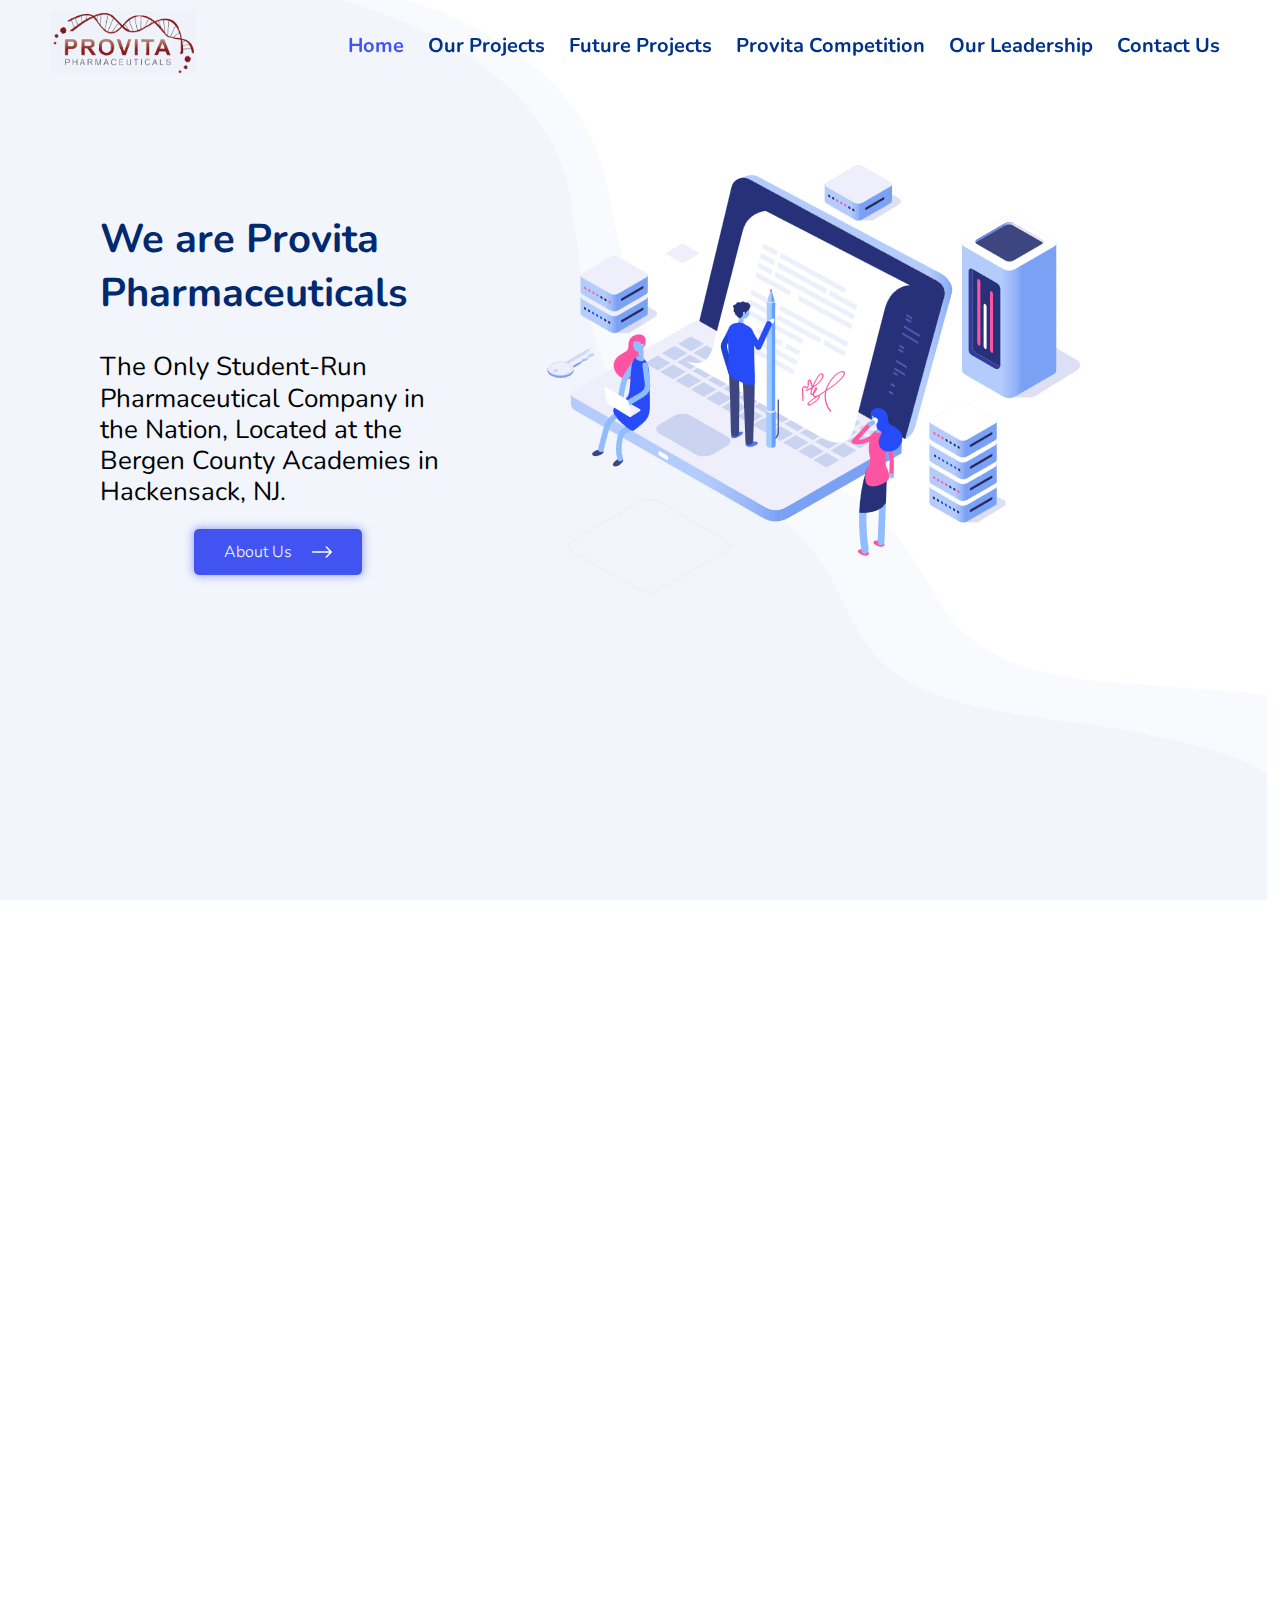
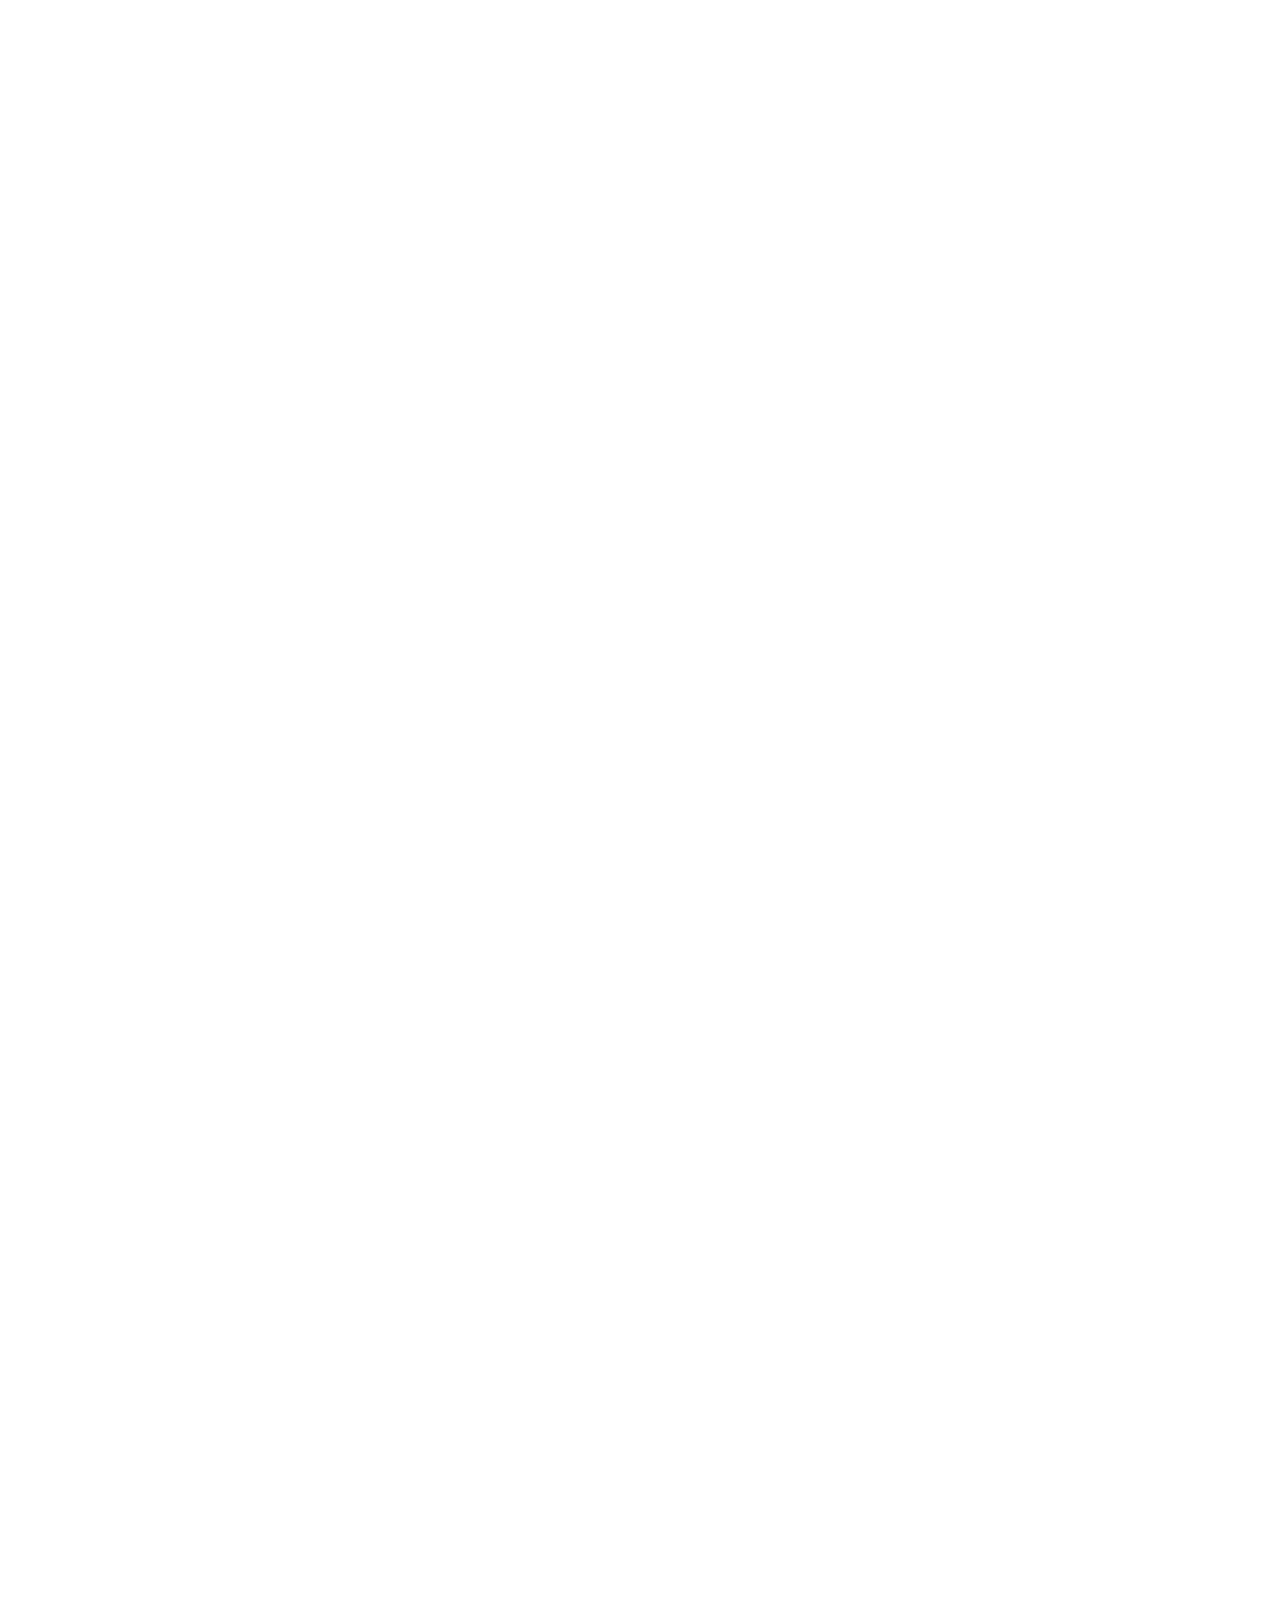
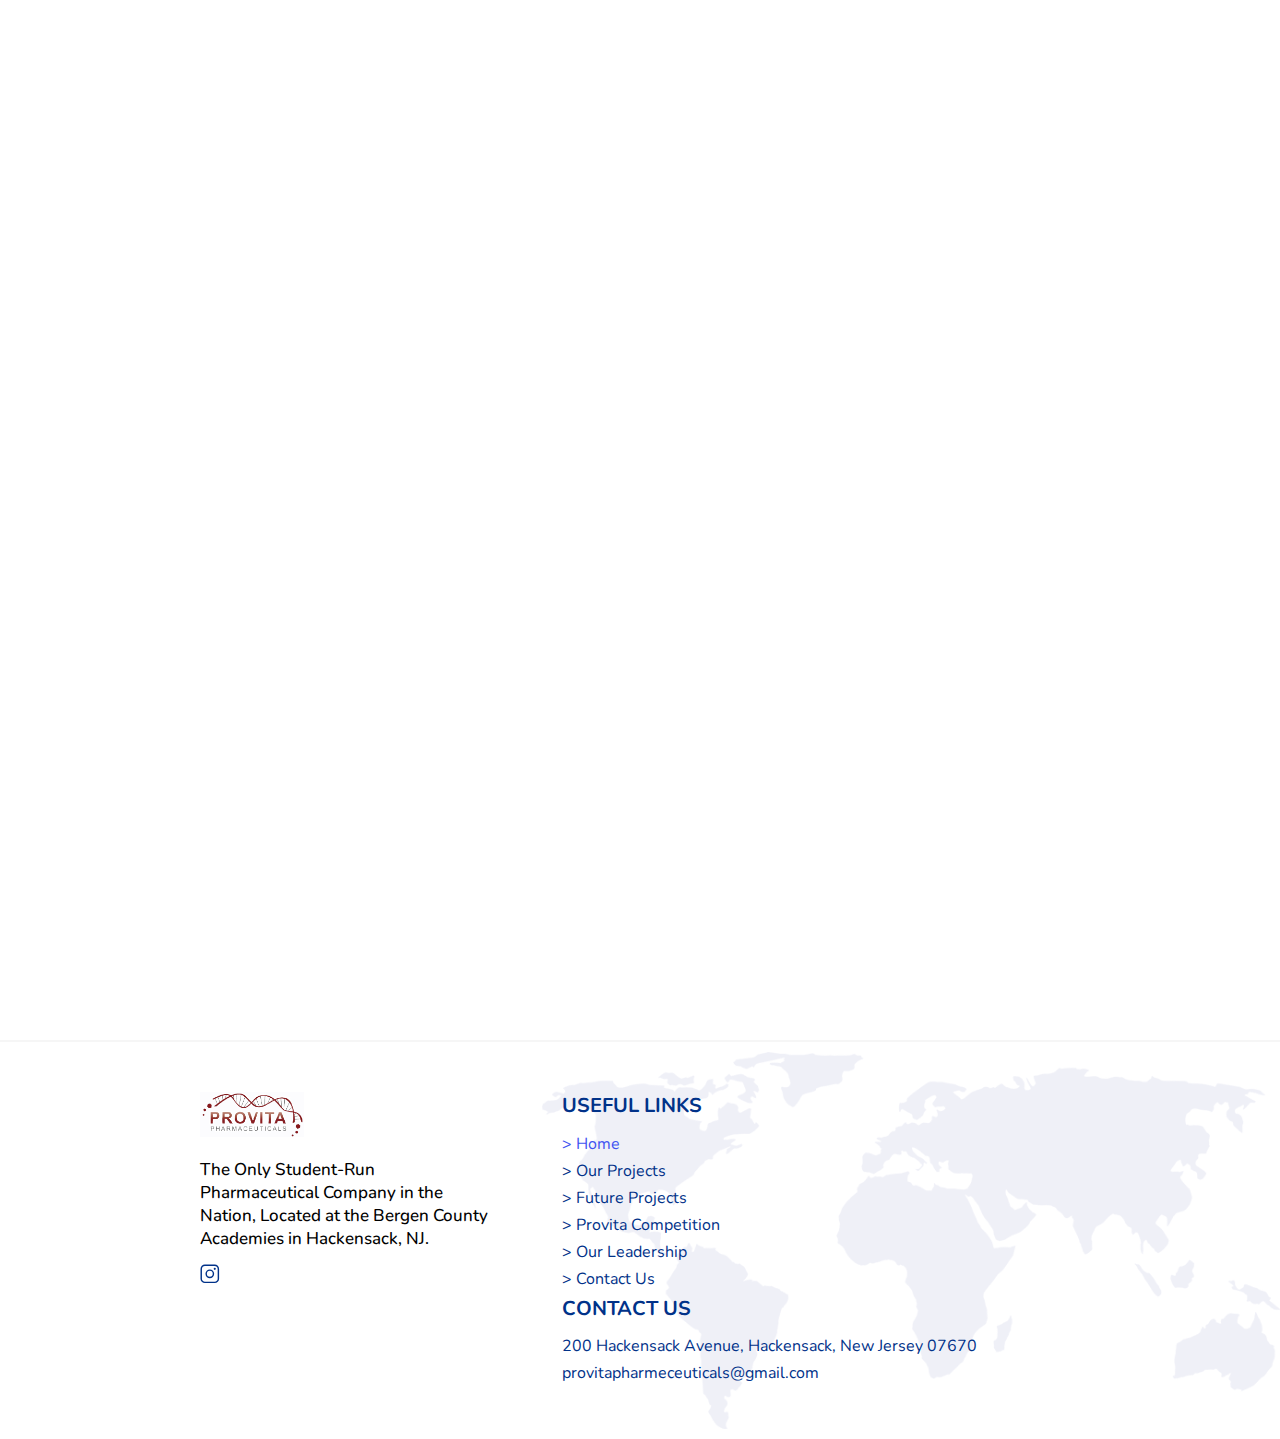
<file: index.html>
<!DOCTYPE html>
<html lang="en">

<head>
    <meta charset="UTF-8">
    <meta name="viewport" content="width=device-width, initial-scale=1.0">
    <title>Home</title>


    <link rel="preconnect" href="https://fonts.googleapis.com">
    <link rel="preconnect" href="https://fonts.gstatic.com" crossorigin>
    <link href="https://fonts.googleapis.com/css2?family=Nunito:ital,wght@0,200..1000;1,200..1000&display=swap"
        rel="stylesheet">

    <link rel="stylesheet" href="styles/colors.css">       
    <link rel="stylesheet" href="styles/universal.css">
    <link rel="stylesheet" href="styles/index.css">
</head>

<body>
    <nav class="active">
        <div class="left">
            <img src="images/logo.png" alt="" class="logo">
        </div>
        <div class="right">
            <a href="index.html" class="nav-link active">Home</a>
            <a href="ourProjects.html" class="nav-link">Our Projects</a>
            <a href="futureProjects.html" class="nav-link">Future Projects</a>
            <a href="competition.html" class="nav-link">Provita Competition</a>
            <a href="ourLeadership.html" class="nav-link">Our Leadership</a>
            <a href="contact.html" class="nav-link">Contact Us</a>

            <svg xmlns="http://www.w3.org/2000/svg" viewBox="0 0 32 32" class="navDropDownBtn">
                <path fill="none" stroke="currentColor" stroke-linecap="round" stroke-linejoin="round" stroke-width="2" d="M5 8h22M5 16h22M5 24h22"/>
            </svg>
        </div>
        <div class="dropdown">
            <a href="index.html" class="nav-link active">Home</a>
            <a href="ourProjects.html" class="nav-link">Our Projects</a>
            <a href="futureProjects.html" class="nav-link">Future Projects</a>
            <a href="competition.html" class="nav-link">Provita Competition</a>
            <a href="ourLeadership.html" class="nav-link">Our Leadership</a>
            <a href="contact.html" class="nav-link">Contact Us</a>
        </div>
    </nav>
    

    <div class="topInformation revealing">
        <div class="text">
            <h1>We are Provita Pharmaceuticals</h1>
            <h2>The Only Student-Run Pharmaceutical Company in the Nation, Located at the Bergen County Academies in
                Hackensack, NJ.</h2>

            <div class="btn">
                <a href="" class="">About Us</a>
                <span><svg xmlns="http://www.w3.org/2000/svg" viewBox="0 0 14 14">
                        <path fill="none" stroke="currentColor" stroke-linecap="round" stroke-linejoin="round"
                            d="M.5 7h13M10 10.5L13.5 7L10 3.5" />
                    </svg></span>
            </div>
        </div>
        <div class="image">
            <img src="images/index/index-1.png" alt="">
        </div>
    </div>

    <div class="midInformation revealing">
        <div class="text">
            <h1>WHO WE ARE</h1>
            <h2>Provita Pharmaceuticals is a student-run pharmaceuticals company that focuses on the betterment of lives
                around the world through the creation and innovation of new technologies and drugs.</h2>
            <h3>We hope to advance the world medically and to become profitable. To learn more about our work and the
                products we are working run, scroll down to the section with information about all of our products.</h3>

            <div class="btn">
                <a href="" class="">Read More</a>
                <span><svg xmlns="http://www.w3.org/2000/svg" viewBox="0 0 14 14">
                        <path fill="none" stroke="currentColor" stroke-linecap="round" stroke-linejoin="round"
                            d="M.5 7h13M10 10.5L13.5 7L10 3.5" />
                    </svg></span>
            </div>
        </div>
        <div class="image">
        </div>
    </div>

    <div class="productDiv revealing">
        <h4>OUR PRODUCTS</h4>
        <h1>Here are some of the products we are working on at Provita.</h1>
        <div class="productColumns">
            <div class="productCol">
                <h1>MeshCare</h1>
                <h2>One of the main goals of MeshCare is to try to make meshes that prevent adhesions on the wrong side
                    of the body. The mesh could only go on one side because if it goes onto the side with intestines,
                    the patient is in extreme danger risk. Additionally, the team is working to make a membrane mesh
                    hybrid and biodegradable because that will lower the chances of complications during MeshCare's
                    usage.</h2>
            </div>
            <div class="productCol">
                <h1>RepliVax</h1>
                <h2>RepliVax is a vaccine intended to treat the West Nile virus, specifically in third world countries
                    in Africa. It will be consumed orally and will use electroporation which makes holes in the cell
                    membranes to get the drug into cells. The bigger picture issue at hand is that there are significant
                    challenges in getting potent drugs to the sub-Saharan region of Africa. The key weakness of the
                    current cold chain transportation method is that during certain parts of the process, the cold
                    temperature cannot be maintained, therefore degrading the drug. Currently, the team is working on
                    improving the cold chain method and deliver potent drugs to Africa without losing the drugs'
                    efficiency.</h2>
            </div>
            <div class="productCol">
                <h1>VitaClick</h1>
                <h2>VitaClick is a triple-click injector system for myocardial infarctions. It has two chamber systems,
                    which is a solid and liquid component, that are broken together to make the drug. This system
                    extends the shelf life of the product. The group is currently working on the Auto CAD, which is
                    known as computer aid design. They’re creating the triple-click injector system parts. In order to
                    3D print it, they need to scale it to an accurate measurement and make new designs and parts. The
                    legal sector has found the competitors of VitaClick and is waiting for the research sector to have
                    the design so they can make the design patent.</h2>
            </div>
            <div class="productCol">
                <h1>PatchAid</h1>
                <h2>PatchAid is a transdermal patch used to aid hypertrophic scarring management. It prevents HTS from
                    occurring after burns. Myofibroblasts are the cells that produce excess collagen when they receive
                    Substance P and resultantly cause hypertrophic scarring, so the patch inhibits the receptors of
                    Substance P to prevent hypertrophic scarring from occurring.</h2>
            </div>
        </div>
    </div>

    <div class="benefitsDiv revealing">
        <h4>BENEFITS</h4>
        <h1>The benefits students get from being part of Provita</h1>
        <div class="benefitsInformation">
            <div class="benefitImage">

            </div>
            <div class="benefitsList">
                <div class="benefit">
                    <svg xmlns="http://www.w3.org/2000/svg" viewBox="0 0 24 24">
                        <path fill="currentColor" fill-rule="evenodd"
                            d="M3.6 2.25A1.35 1.35 0 0 0 2.25 3.6v16.8c0 .746.604 1.35 1.35 1.35h16.8a1.35 1.35 0 0 0 1.35-1.35V3.6a1.35 1.35 0 0 0-1.35-1.35zm13.93 6.78a.75.75 0 0 0-1.06-1.06L10 14.44l-2.47-2.47a.75.75 0 0 0-1.06 1.06l3 3a.75.75 0 0 0 1.06 0z"
                            clip-rule="evenodd" />
                    </svg>
                    <h2>Work on research projects and present your findings</h2>
                </div>
                <div class="benefit">
                    <svg xmlns="http://www.w3.org/2000/svg" viewBox="0 0 24 24">
                        <path fill="currentColor" fill-rule="evenodd"
                            d="M3.6 2.25A1.35 1.35 0 0 0 2.25 3.6v16.8c0 .746.604 1.35 1.35 1.35h16.8a1.35 1.35 0 0 0 1.35-1.35V3.6a1.35 1.35 0 0 0-1.35-1.35zm13.93 6.78a.75.75 0 0 0-1.06-1.06L10 14.44l-2.47-2.47a.75.75 0 0 0-1.06 1.06l3 3a.75.75 0 0 0 1.06 0z"
                            clip-rule="evenodd" />
                    </svg>
                    <h2>Learn more about the Pharmaceutical Industry</h2>
                </div>
                <div class="benefit">
                    <svg xmlns="http://www.w3.org/2000/svg" viewBox="0 0 24 24">
                        <path fill="currentColor" fill-rule="evenodd"
                            d="M3.6 2.25A1.35 1.35 0 0 0 2.25 3.6v16.8c0 .746.604 1.35 1.35 1.35h16.8a1.35 1.35 0 0 0 1.35-1.35V3.6a1.35 1.35 0 0 0-1.35-1.35zm13.93 6.78a.75.75 0 0 0-1.06-1.06L10 14.44l-2.47-2.47a.75.75 0 0 0-1.06 1.06l3 3a.75.75 0 0 0 1.06 0z"
                            clip-rule="evenodd" />
                    </svg>
                    <h2>Fulfill Wednesday Project Requirement</h2>
                </div>
                <div class="benefit">
                    <svg xmlns="http://www.w3.org/2000/svg" viewBox="0 0 24 24">
                        <path fill="currentColor" fill-rule="evenodd"
                            d="M3.6 2.25A1.35 1.35 0 0 0 2.25 3.6v16.8c0 .746.604 1.35 1.35 1.35h16.8a1.35 1.35 0 0 0 1.35-1.35V3.6a1.35 1.35 0 0 0-1.35-1.35zm13.93 6.78a.75.75 0 0 0-1.06-1.06L10 14.44l-2.47-2.47a.75.75 0 0 0-1.06 1.06l3 3a.75.75 0 0 0 1.06 0z"
                            clip-rule="evenodd" />
                    </svg>
                    <h2>Analyze the business of a Pharmaceutical company</h2>
                </div>
                <div class="benefit"><svg xmlns="http://www.w3.org/2000/svg" viewBox="0 0 24 24">
                        <path fill="currentColor" fill-rule="evenodd"
                            d="M3.6 2.25A1.35 1.35 0 0 0 2.25 3.6v16.8c0 .746.604 1.35 1.35 1.35h16.8a1.35 1.35 0 0 0 1.35-1.35V3.6a1.35 1.35 0 0 0-1.35-1.35zm13.93 6.78a.75.75 0 0 0-1.06-1.06L10 14.44l-2.47-2.47a.75.75 0 0 0-1.06 1.06l3 3a.75.75 0 0 0 1.06 0z"
                            clip-rule="evenodd" />
                    </svg>
                    <h2>Work with entrepreneurs from prominent companies</h2>
                </div>
                <div class="benefit"><svg xmlns="http://www.w3.org/2000/svg" viewBox="0 0 24 24">
                        <path fill="currentColor" fill-rule="evenodd"
                            d="M3.6 2.25A1.35 1.35 0 0 0 2.25 3.6v16.8c0 .746.604 1.35 1.35 1.35h16.8a1.35 1.35 0 0 0 1.35-1.35V3.6a1.35 1.35 0 0 0-1.35-1.35zm13.93 6.78a.75.75 0 0 0-1.06-1.06L10 14.44l-2.47-2.47a.75.75 0 0 0-1.06 1.06l3 3a.75.75 0 0 0 1.06 0z"
                            clip-rule="evenodd" />
                    </svg>
                    <h2>Work with people who are passionate about biotechnology</h2>
                </div>
            </div>
        </div>
    </div>
    <div class="sectorsDiv revealing">
        <div class="sectionInformation">
            <h1>We have 2 main sectors here at Provita.</h1>
            <div class="sectionDrop">
                <h2 class="active businessDrop">BUSINESS AND LEGAL</h2>
                <h2 class="researchDrop">RESEARCH AND DEVELOPMENT</h2>
            </div>

            <div class="business">
                <div class="title">
                    <svg xmlns="http://www.w3.org/2000/svg" viewBox="0 0 16 16">
                        <path fill="currentColor" fill-rule="evenodd" d="M13.488 3.43a.75.75 0 0 1 .081 1.058l-6 7a.75.75 0 0 1-1.1.042l-3.5-3.5A.75.75 0 0 1 4.03 6.97l2.928 2.927l5.473-6.385a.75.75 0 0 1 1.057-.081Z" clip-rule="evenodd"/>
                    </svg>
                    <h3>Legal Sector</h3>
                </div>
                <h4>The Legal sector works on patenting our inventions.</h4>
                <div class="title">
                    <svg xmlns="http://www.w3.org/2000/svg" viewBox="0 0 16 16">
                        <path fill="currentColor" fill-rule="evenodd" d="M13.488 3.43a.75.75 0 0 1 .081 1.058l-6 7a.75.75 0 0 1-1.1.042l-3.5-3.5A.75.75 0 0 1 4.03 6.97l2.928 2.927l5.473-6.385a.75.75 0 0 1 1.057-.081Z" clip-rule="evenodd"/>
                    </svg>
                    <h3>Business Sector</h3>
                </div>
                <h4>The Business sector conducts FDA presentations and business management actions.</h4>
            </div>

            <div class="research">
                <div class="title">
                    <svg xmlns="http://www.w3.org/2000/svg" viewBox="0 0 16 16">
                        <path fill="currentColor" fill-rule="evenodd" d="M13.488 3.43a.75.75 0 0 1 .081 1.058l-6 7a.75.75 0 0 1-1.1.042l-3.5-3.5A.75.75 0 0 1 4.03 6.97l2.928 2.927l5.473-6.385a.75.75 0 0 1 1.057-.081Z" clip-rule="evenodd"/>
                    </svg>
                    <h3>The Research sector creates medical inventions and products.</h3>
                </div>
                <h4>On Wednesdays, the members of the research sector make sure to make progress and further develop the products part of Provita.</h4>
                <div class="title">
                    <svg xmlns="http://www.w3.org/2000/svg" viewBox="0 0 16 16">
                        <path fill="currentColor" fill-rule="evenodd" d="M13.488 3.43a.75.75 0 0 1 .081 1.058l-6 7a.75.75 0 0 1-1.1.042l-3.5-3.5A.75.75 0 0 1 4.03 6.97l2.928 2.927l5.473-6.385a.75.75 0 0 1 1.057-.081Z" clip-rule="evenodd"/>
                    </svg>
                    <h3>We work similar to a Medical Company.</h3>
                </div>
                <h4>Provita is identical to an actual Medical company and provides invaluable business and research knowledge.</h4>
            </div>
        </div>
        <div class="sectionImg">

        </div>
    </div>

    <div class="contact revealing">
        <h4>CONTACT</h4>
        <h1>Contact Us</h1>
        <div class="waysHolder">
            <div class="address">
                <svg xmlns="http://www.w3.org/2000/svg" viewBox="0 0 24 24">
                    <path fill="currentColor" d="M12 3a7 7 0 0 0-7 7c0 2.862 1.782 5.623 3.738 7.762A26.158 26.158 0 0 0 12 20.758a26.14 26.14 0 0 0 3.262-2.994C17.218 15.623 19 12.863 19 10a7 7 0 0 0-7-7Zm0 20.214l-.567-.39l-.003-.002l-.006-.005l-.02-.014l-.075-.053a25.34 25.34 0 0 1-1.214-.94a28.157 28.157 0 0 1-2.853-2.698C5.218 16.876 3 13.637 3 10a9 9 0 0 1 18 0c0 3.637-2.218 6.877-4.262 9.112a28.145 28.145 0 0 1-3.796 3.44a16.794 16.794 0 0 1-.345.251l-.021.014l-.006.005l-.002.001l-.568.39ZM12 8a2 2 0 1 0 0 4a2 2 0 0 0 0-4Zm-4 2a4 4 0 1 1 8 0a4 4 0 0 1-8 0Z"/>
                </svg>
                <h2>Address</h2>
                <h3>200 Hackensack Ave</h3>
            </div>
            <div class="email">
                <svg xmlns="http://www.w3.org/2000/svg" viewBox="0 0 16 16">
                    <path fill="currentColor" fill-rule="evenodd" d="M14.95 3.684L8.637 8.912a1 1 0 0 1-1.276 0l-6.31-5.228A.999.999 0 0 0 1 4v8a1 1 0 0 0 1 1h12a1 1 0 0 0 1-1V4a.999.999 0 0 0-.05-.316M2 2h12a2 2 0 0 1 2 2v8a2 2 0 0 1-2 2H2a2 2 0 0 1-2-2V4a2 2 0 0 1 2-2m-.21 1l5.576 4.603a1 1 0 0 0 1.27.003L14.268 3z"/>
                </svg>
                <h2>Email</h2>
                <h3>provitapharmeceuticals@gmail.com</h3>
            </div>
        </div>
    </div>

    <footer>
        <div class="footer-left">
            <div class="column">
                <img src="images/logo.png" alt="">
                <h2>The Only Student-Run Pharmaceutical Company in the Nation, Located at the Bergen County Academies in
                    Hackensack, NJ.</h2>
                <svg xmlns="http://www.w3.org/2000/svg" viewBox="0 0 14 14" class="footer-icon"
                    onclick="window.location.href = 'https://www.instagram.com/provita_pharma/'">
                    <g fill="none" stroke="currentColor" stroke-linecap="round" stroke-linejoin="round">
                        <path d="M10.333 3.644a.25.25 0 1 1 0-.5m0 .5a.25.25 0 1 0 0-.5" />
                        <path
                            d="M.858 3.431A2.573 2.573 0 0 1 3.431.858h6.862a2.573 2.573 0 0 1 2.573 2.573v6.862a2.573 2.573 0 0 1-2.573 2.573H3.43a2.573 2.573 0 0 1-2.573-2.573V3.43Z" />
                        <path d="M4.312 6.862a2.55 2.55 0 1 0 5.1 0a2.55 2.55 0 1 0-5.1 0" />
                    </g>
                </svg>
            </div>
        </div>
        <div class="footer-right">
            <div class="column">
                <h1>USEFUL LINKS</h1>
                <a href="index.html" class="footer-link active">> Home</a>
                <a href="ourProjects.html" class="footer-link">> Our Projects</a>
                <a href="futureProjects.html" class="footer-link">> Future Projects</a>
                <a href="competition.html" class="footer-link">> Provita Competition</a>
                <a href="ourLeadership.html" class="footer-link">> Our Leadership</a>
                <a href="contact.html" class="footer-link">> Contact Us</a>
            </div>
            <div class="column">
                <h1>CONTACT US</h1>
                <h2 class="footer-link">200 Hackensack Avenue, Hackensack, New Jersey 07670</h2>
                <h2 class="footer-link">provitapharmeceuticals@gmail.com</h2>
            </div>
        </div>
    </footer>

    <script src="scripts/universal.js"></script>
    <script src="scripts/index.js"></script>
</body>

</html>
</file>
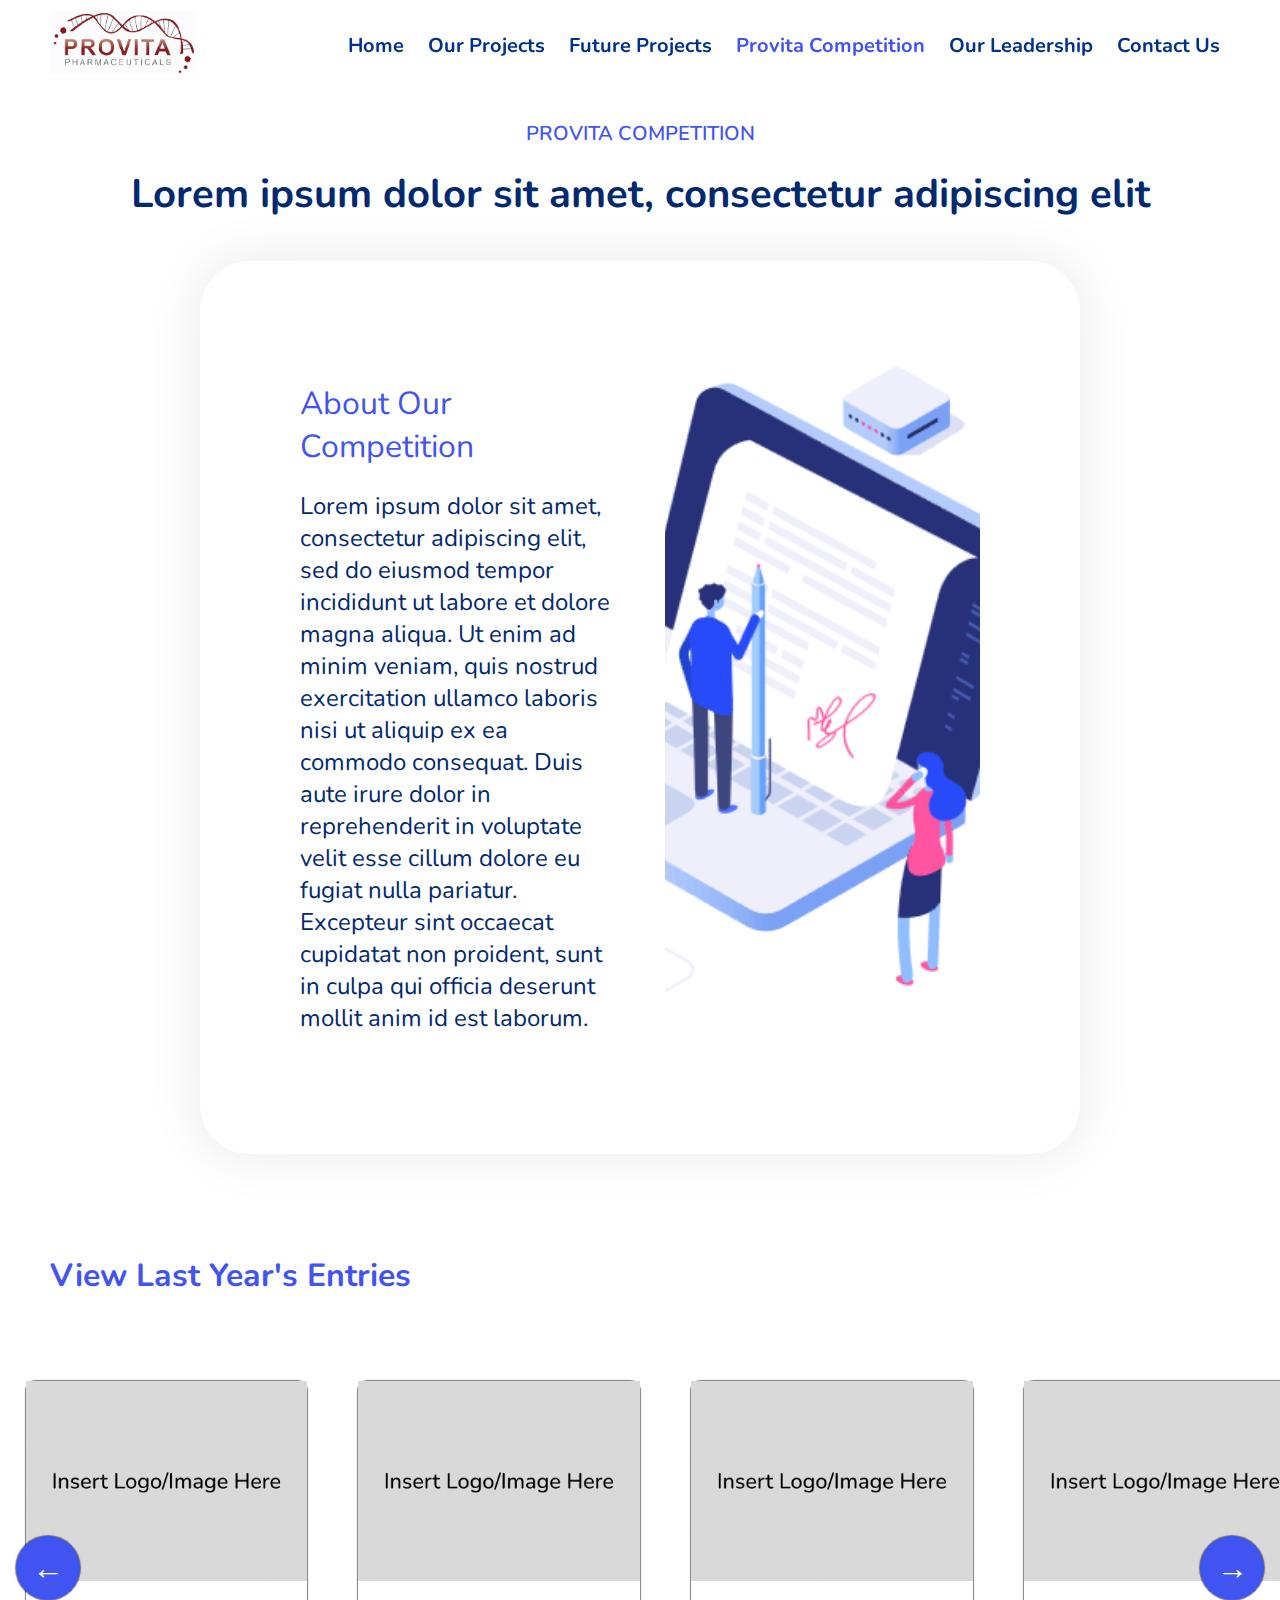
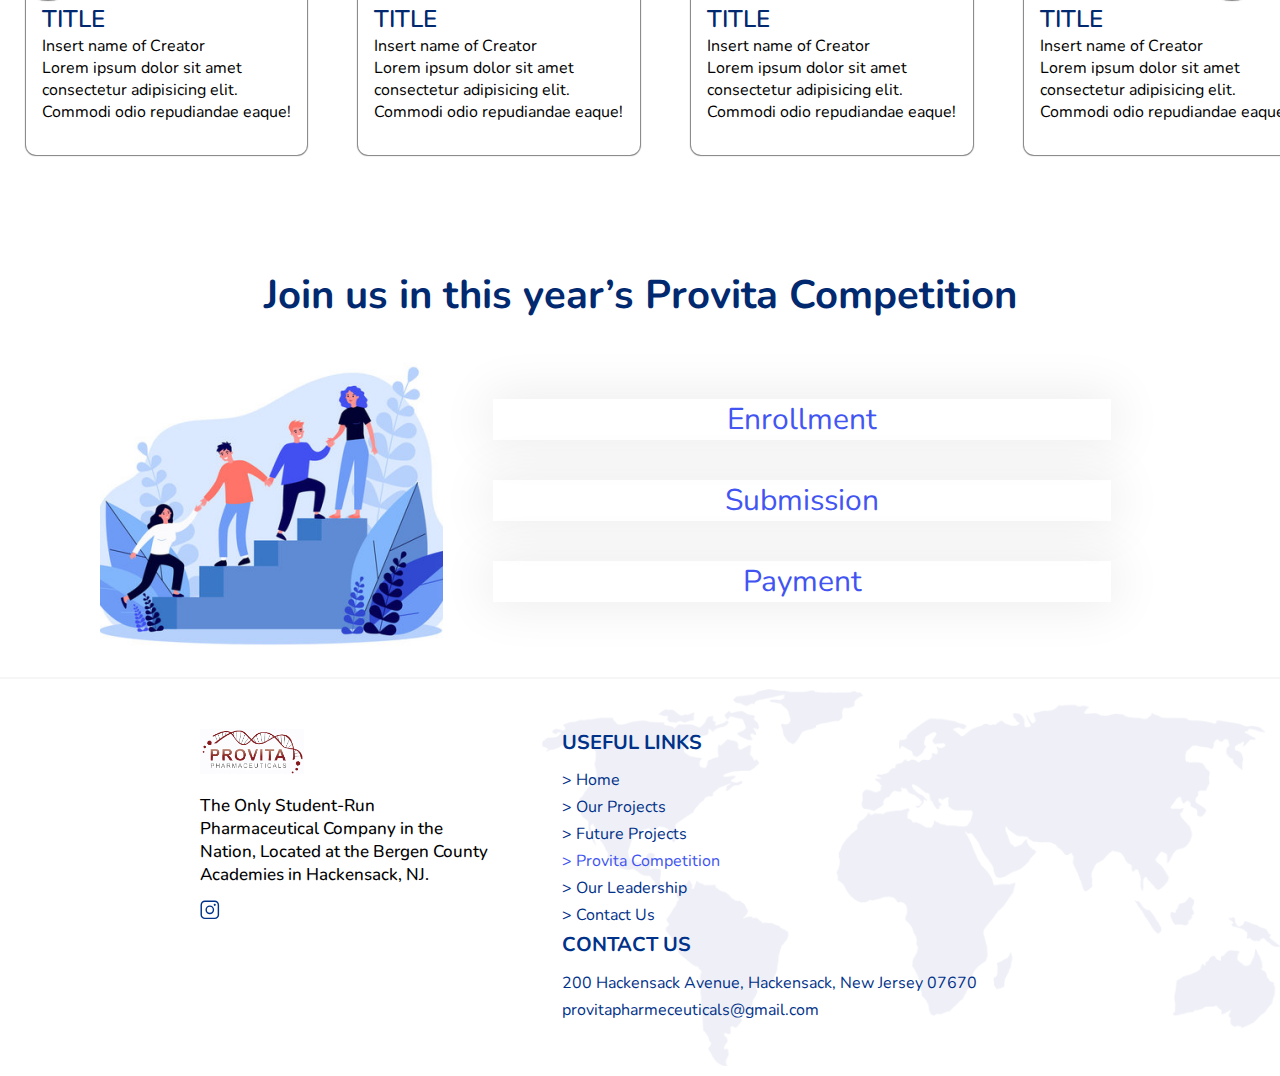
<file: competition.html>
<!DOCTYPE html>
<html lang="en">

<head>
    <meta charset="UTF-8">
    <meta name="viewport" content="width=device-width, initial-scale=1.0">
    <title>Competition</title>

    <link rel="shortcut icon" href="images/project/project1.png" type="image/png">

    <link rel="preconnect" href="https://fonts.googleapis.com">
    <link rel="preconnect" href="https://fonts.gstatic.com" crossorigin>
    <link href="https://fonts.googleapis.com/css2?family=Nunito:ital,wght@0,200..1000;1,200..1000&display=swap"
        rel="stylesheet">

    <link rel="stylesheet" href="styles/colors.css">
    <link rel="stylesheet" href="styles/universal.css">

    <link rel="stylesheet" href="styles/competition.css">
    <link rel="stylesheet" href="styles/carousel.css">
</head>

<body>
    <nav class="active">
        <div class="left">
            <img src="images/logo.png" alt="" class="logo">
        </div>
        <div class="right">
            <a href="index.html" class="nav-link">Home</a>
            <a href="ourProjects.html" class="nav-link">Our Projects</a>
            <a href="futureProjects.html" class="nav-link">Future Projects</a>
            <a href="competition.html" class="nav-link active">Provita Competition</a>
            <a href="ourLeadership.html" class="nav-link">Our Leadership</a>
            <a href="contact.html" class="nav-link">Contact Us</a>

            <svg xmlns="http://www.w3.org/2000/svg" viewBox="0 0 32 32" class="navDropDownBtn">
                <path fill="none" stroke="currentColor" stroke-linecap="round" stroke-linejoin="round" stroke-width="2" d="M5 8h22M5 16h22M5 24h22"/>
            </svg>
        </div>
        <div class="dropdown">
            <a href="index.html" class="nav-link">Home</a>
            <a href="ourProjects.html" class="nav-link">Our Projects</a>
            <a href="futureProjects.html" class="nav-link">Future Projects</a>
            <a href="competition.html" class="nav-link active">Provita Competition</a>
            <a href="ourLeadership.html" class="nav-link">Our Leadership</a>
            <a href="contact.html" class="nav-link">Contact Us</a>
        </div>
    </nav>

    <p class="title">PROVITA COMPETITION</p>
    <p class="slogan">Lorem ipsum dolor sit amet, consectetur adipiscing elit</p>

    <div class="about">
        <div class="text">
            <h1>About Our Competition</h1>
            <h2>Lorem ipsum dolor sit amet, consectetur adipiscing elit, sed do eiusmod tempor incididunt ut labore et dolore magna aliqua. Ut enim ad minim veniam, quis nostrud exercitation ullamco laboris nisi ut aliquip ex ea commodo consequat. Duis aute irure dolor in reprehenderit in voluptate velit esse cillum dolore eu fugiat nulla pariatur. Excepteur sint occaecat cupidatat non proident, sunt in culpa qui officia deserunt mollit anim id est laborum.</h2>
        </div>
        <div class="image">
            <img src="images/index/index-1.png" alt="">
        </div>
    </div>


    <h1 class="entriesTitle">View Last Year's Entries</h1>
    <div class="carousel">

        <div class="carousel-button carousel-button-left">
            &larr;
        </div>

        <div class="card">
            <div class="image">
                <img src="images/project/project3.png" alt="" srcset="">
            </div>
            <div class="caption">
                <div class="card-title">TITLE</div>
                <div class="card-creator">Insert name of Creator</div>
                <div class="card-preview">Lorem ipsum dolor sit amet consectetur adipisicing elit. Commodi odio repudiandae eaque!</div>
            </div>
        </div>

        <div class="card">
            <div class="image">
                <img src="images/project/project3.png" alt="" srcset="">
            </div>
            <div class="caption">
                <div class="card-title">TITLE</div>
                <div class="card-creator">Insert name of Creator</div>
                <div class="card-preview">Lorem ipsum dolor sit amet consectetur adipisicing elit. Commodi odio repudiandae
                    eaque!</div>
            </div>
        </div>

        <div class="card">
            <div class="image">
                <img src="images/project/project3.png" alt="" srcset="">
            </div>
            <div class="caption">
                <div class="card-title">TITLE</div>
                <div class="card-creator">Insert name of Creator</div>
                <div class="card-preview">Lorem ipsum dolor sit amet consectetur adipisicing elit. Commodi odio repudiandae
                    eaque!</div>
            </div>
        </div>

        <div class="card">
            <div class="image">
                <img src="images/project/project3.png" alt="" srcset="">
            </div>
            <div class="caption">
                <div class="card-title">TITLE</div>
                <div class="card-creator">Insert name of Creator</div>
                <div class="card-preview">Lorem ipsum dolor sit amet consectetur adipisicing elit. Commodi odio repudiandae
                    eaque!</div>
            </div>
        </div>


        <div class="card">
            <div class="image">
                <img src="images/project/project3.png" alt="" srcset="">
            </div>
            <div class="caption">
                <div class="card-title">TITLE</div>
                <div class="card-creator">Insert name of Creator</div>
                <div class="card-preview">Lorem ipsum dolor sit amet consectetur adipisicing elit. Commodi odio repudiandae
                    eaque!</div>
            </div>
        </div>


        <div class="card">
            <div class="image">
                <img src="images/project/project3.png" alt="" srcset="">
            </div>
            <div class="caption">
                <div class="card-title">TITLE</div>
                <div class="card-creator">Insert name of Creator</div>
                <div class="card-preview">Lorem ipsum dolor sit amet consectetur adipisicing elit. Commodi odio repudiandae
                    eaque!</div>
            </div>
        </div>


        <div class="card">
            <div class="image">
                <img src="images/project/project3.png" alt="" srcset="">
            </div>
            <div class="caption">
                <div class="card-title">TITLE</div>
                <div class="card-creator">Insert name of Creator</div>
                <div class="card-preview">Lorem ipsum dolor sit amet consectetur adipisicing elit. Commodi odio repudiandae
                    eaque!</div>
            </div>
        </div>


        <div class="card">
            <div class="image">
                <img src="images/project/project3.png" alt="" srcset="">
            </div>
            <div class="caption">
                <div class="card-title">TITLE</div>
                <div class="card-creator">Insert name of Creator</div>
                <div class="card-preview">Lorem ipsum dolor sit amet consectetur adipisicing elit. Commodi odio repudiandae
                    eaque!</div>
            </div>
        </div>

        <div class="carousel-button carousel-button-right">
            &rarr;
        </div>
    </div>

    <h1 class="provitaCompetition">Join us in this year’s Provita Competition</h1>

    <div class="competitionInfo">
        <div class="image">
            <img src="images/competition/image.png" alt="">
        </div>
        <div class="buttons">
            <a href="" class="enrollment">Enrollment</a>
            <a href="" class="submission">Submission</a>
            <a href="" class="payment">Payment</a>
        </div>
    </div>

    <footer>
        <div class="footer-left">
            <div class="column">
                <img src="images/logo.png" alt="">
                <h2>The Only Student-Run Pharmaceutical Company in the Nation, Located at the Bergen County Academies in
                    Hackensack, NJ.</h2>
                <svg xmlns="http://www.w3.org/2000/svg" viewBox="0 0 14 14" class="footer-icon"
                    onclick="window.location.href = 'https://www.instagram.com/provita_pharma/'">
                    <g fill="none" stroke="currentColor" stroke-linecap="round" stroke-linejoin="round">
                        <path d="M10.333 3.644a.25.25 0 1 1 0-.5m0 .5a.25.25 0 1 0 0-.5" />
                        <path
                            d="M.858 3.431A2.573 2.573 0 0 1 3.431.858h6.862a2.573 2.573 0 0 1 2.573 2.573v6.862a2.573 2.573 0 0 1-2.573 2.573H3.43a2.573 2.573 0 0 1-2.573-2.573V3.43Z" />
                        <path d="M4.312 6.862a2.55 2.55 0 1 0 5.1 0a2.55 2.55 0 1 0-5.1 0" />
                    </g>
                </svg>
            </div>
        </div>
        <div class="footer-right">
            <div class="column">
                <h1>USEFUL LINKS</h1>
                <a href="index.html" class="footer-link">> Home</a>
                <a href="ourProjects.html" class="footer-link">> Our Projects</a>
                <a href="futureProjects.html" class="footer-link">> Future Projects</a>
                <a href="competition.html" class="footer-link active">> Provita Competition</a>
                <a href="ourLeadership.html" class="footer-link">> Our Leadership</a>
                <a href="contact.html" class="footer-link">> Contact Us</a>
            </div>
            <div class="column">
                <h1>CONTACT US</h1>
                <h2 class="footer-link">200 Hackensack Avenue, Hackensack, New Jersey 07670</h2>
                <h2 class="footer-link">provitapharmeceuticals@gmail.com</h2>
            </div>
        </div>
    </footer>

    <script src="scripts/universal.js"></script>
    <script src="scripts/carousel.js"></script>
</body>

</html>
</file>
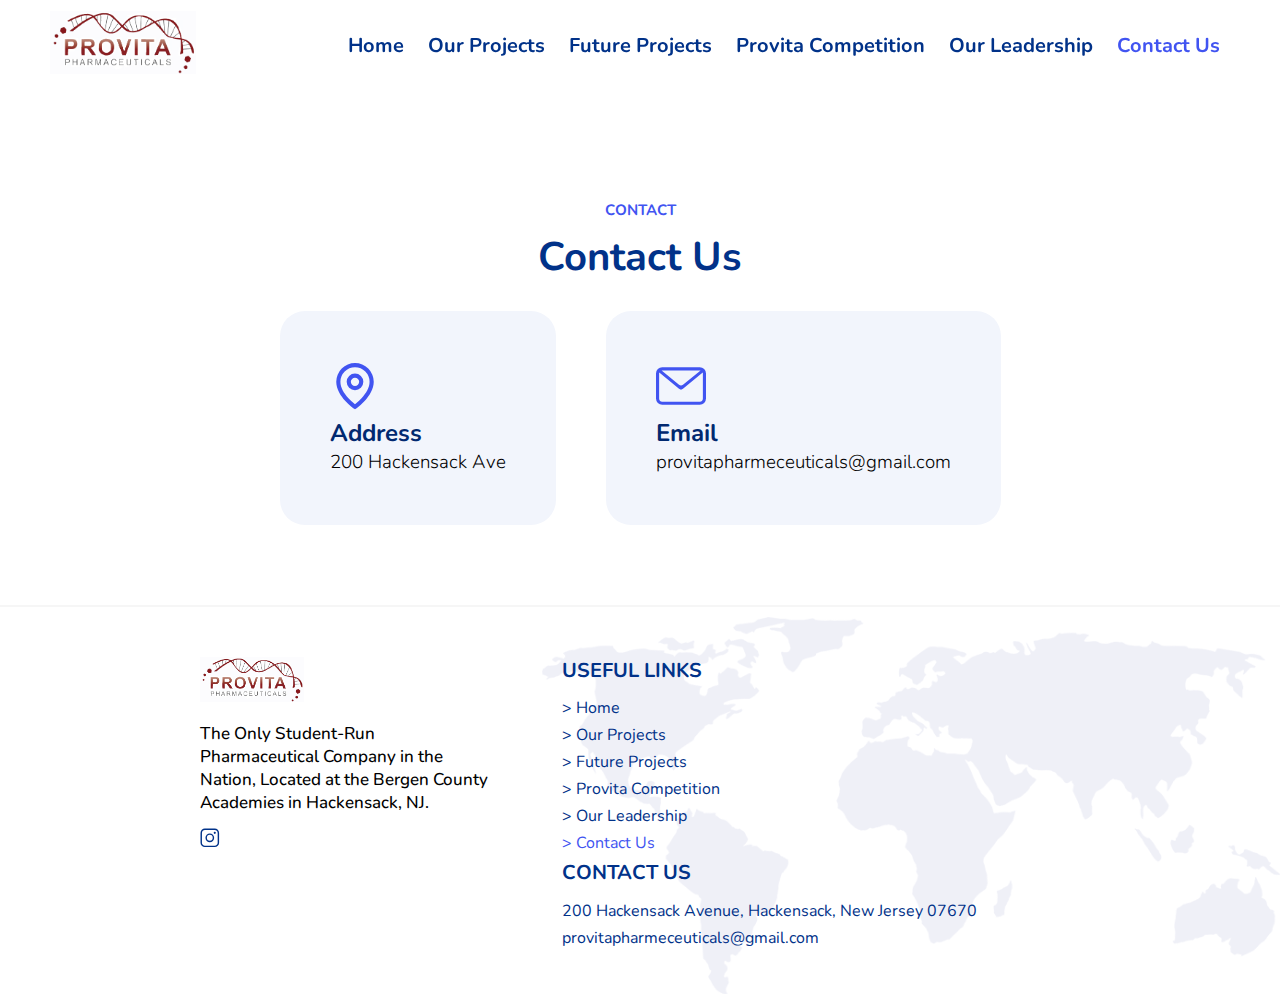
<file: contact.html>
<!DOCTYPE html>
<html lang="en">

<head>
    <meta charset="UTF-8">
    <meta name="viewport" content="width=device-width, initial-scale=1.0">
    <title>Contact Us</title>


    <link rel="preconnect" href="https://fonts.googleapis.com">
    <link rel="preconnect" href="https://fonts.gstatic.com" crossorigin>
    <link href="https://fonts.googleapis.com/css2?family=Nunito:ital,wght@0,200..1000;1,200..1000&display=swap"
        rel="stylesheet">

    <link rel="stylesheet" href="styles/colors.css">
    <link rel="stylesheet" href="styles/universal.css">
    <link rel="stylesheet" href="styles/index.css">
    <link rel="stylesheet" href="styles/contact.css">
</head>

<body>
    <nav class="active">
        <div class="left">
            <img src="images/logo.png" alt="" class="logo">
        </div>
        <div class="right">
            <a href="index.html" class="nav-link">Home</a>
            <a href="ourProjects.html" class="nav-link">Our Projects</a>
            <a href="futureProjects.html" class="nav-link">Future Projects</a>
            <a href="competition.html" class="nav-link">Provita Competition</a>
            <a href="ourLeadership.html" class="nav-link">Our Leadership</a>
            <a href="contact.html" class="nav-link active">Contact Us</a>

            <svg xmlns="http://www.w3.org/2000/svg" viewBox="0 0 32 32" class="navDropDownBtn">
                <path fill="none" stroke="currentColor" stroke-linecap="round" stroke-linejoin="round" stroke-width="2" d="M5 8h22M5 16h22M5 24h22"/>
            </svg>
        </div>
        <div class="dropdown">
            <a href="index.html" class="nav-link">Home</a>
            <a href="ourProjects.html" class="nav-link">Our Projects</a>
            <a href="futureProjects.html" class="nav-link">Future Projects</a>
            <a href="competition.html" class="nav-link">Provita Competition</a>
            <a href="ourLeadership.html" class="nav-link">Our Leadership</a>
            <a href="contact.html" class="nav-link active">Contact Us</a>
        </div>
    </nav>

    

    <div class="contact revealing">
        <h4>CONTACT</h4>
        <h1>Contact Us</h1>
        <div class="waysHolder">
            <div class="address">
                <svg xmlns="http://www.w3.org/2000/svg" viewBox="0 0 24 24">
                    <path fill="currentColor" d="M12 3a7 7 0 0 0-7 7c0 2.862 1.782 5.623 3.738 7.762A26.158 26.158 0 0 0 12 20.758a26.14 26.14 0 0 0 3.262-2.994C17.218 15.623 19 12.863 19 10a7 7 0 0 0-7-7Zm0 20.214l-.567-.39l-.003-.002l-.006-.005l-.02-.014l-.075-.053a25.34 25.34 0 0 1-1.214-.94a28.157 28.157 0 0 1-2.853-2.698C5.218 16.876 3 13.637 3 10a9 9 0 0 1 18 0c0 3.637-2.218 6.877-4.262 9.112a28.145 28.145 0 0 1-3.796 3.44a16.794 16.794 0 0 1-.345.251l-.021.014l-.006.005l-.002.001l-.568.39ZM12 8a2 2 0 1 0 0 4a2 2 0 0 0 0-4Zm-4 2a4 4 0 1 1 8 0a4 4 0 0 1-8 0Z"/>
                </svg>
                <h2>Address</h2>
                <h3>200 Hackensack Ave</h3>
            </div>
            <div class="email">
                <svg xmlns="http://www.w3.org/2000/svg" viewBox="0 0 16 16">
                    <path fill="currentColor" fill-rule="evenodd" d="M14.95 3.684L8.637 8.912a1 1 0 0 1-1.276 0l-6.31-5.228A.999.999 0 0 0 1 4v8a1 1 0 0 0 1 1h12a1 1 0 0 0 1-1V4a.999.999 0 0 0-.05-.316M2 2h12a2 2 0 0 1 2 2v8a2 2 0 0 1-2 2H2a2 2 0 0 1-2-2V4a2 2 0 0 1 2-2m-.21 1l5.576 4.603a1 1 0 0 0 1.27.003L14.268 3z"/>
                </svg>
                <h2>Email</h2>
                <h3>provitapharmeceuticals@gmail.com</h3>
            </div>
        </div>
    </div>

    <footer>
        <div class="footer-left">
            <div class="column">
                <img src="images/logo.png" alt="">
                <h2>The Only Student-Run Pharmaceutical Company in the Nation, Located at the Bergen County Academies in
                    Hackensack, NJ.</h2>
                <svg xmlns="http://www.w3.org/2000/svg" viewBox="0 0 14 14" class="footer-icon"
                    onclick="window.location.href = 'https://www.instagram.com/provita_pharma/'">
                    <g fill="none" stroke="currentColor" stroke-linecap="round" stroke-linejoin="round">
                        <path d="M10.333 3.644a.25.25 0 1 1 0-.5m0 .5a.25.25 0 1 0 0-.5" />
                        <path
                            d="M.858 3.431A2.573 2.573 0 0 1 3.431.858h6.862a2.573 2.573 0 0 1 2.573 2.573v6.862a2.573 2.573 0 0 1-2.573 2.573H3.43a2.573 2.573 0 0 1-2.573-2.573V3.43Z" />
                        <path d="M4.312 6.862a2.55 2.55 0 1 0 5.1 0a2.55 2.55 0 1 0-5.1 0" />
                    </g>
                </svg>
            </div>
        </div>
        <div class="footer-right">
            <div class="column">
                <h1>USEFUL LINKS</h1>
                <a href="index.html" class="footer-link">> Home</a>
                <a href="ourProjects.html" class="footer-link">> Our Projects</a>
                <a href="futureProjects.html" class="footer-link">> Future Projects</a>
                <a href="competition.html" class="footer-link">> Provita Competition</a>
                <a href="ourLeadership.html" class="footer-link">> Our Leadership</a>
                <a href="contact.html" class="footer-link active">> Contact Us</a>
            </div>
            <div class="column">
                <h1>CONTACT US</h1>
                <h2 class="footer-link">200 Hackensack Avenue, Hackensack, New Jersey 07670</h2>
                <h2 class="footer-link">provitapharmeceuticals@gmail.com</h2>
            </div>
        </div>
    </footer>

    <script src="scripts/universal.js"></script>
    <script src="scripts/index.js"></script>
</body>

</html>
</file>
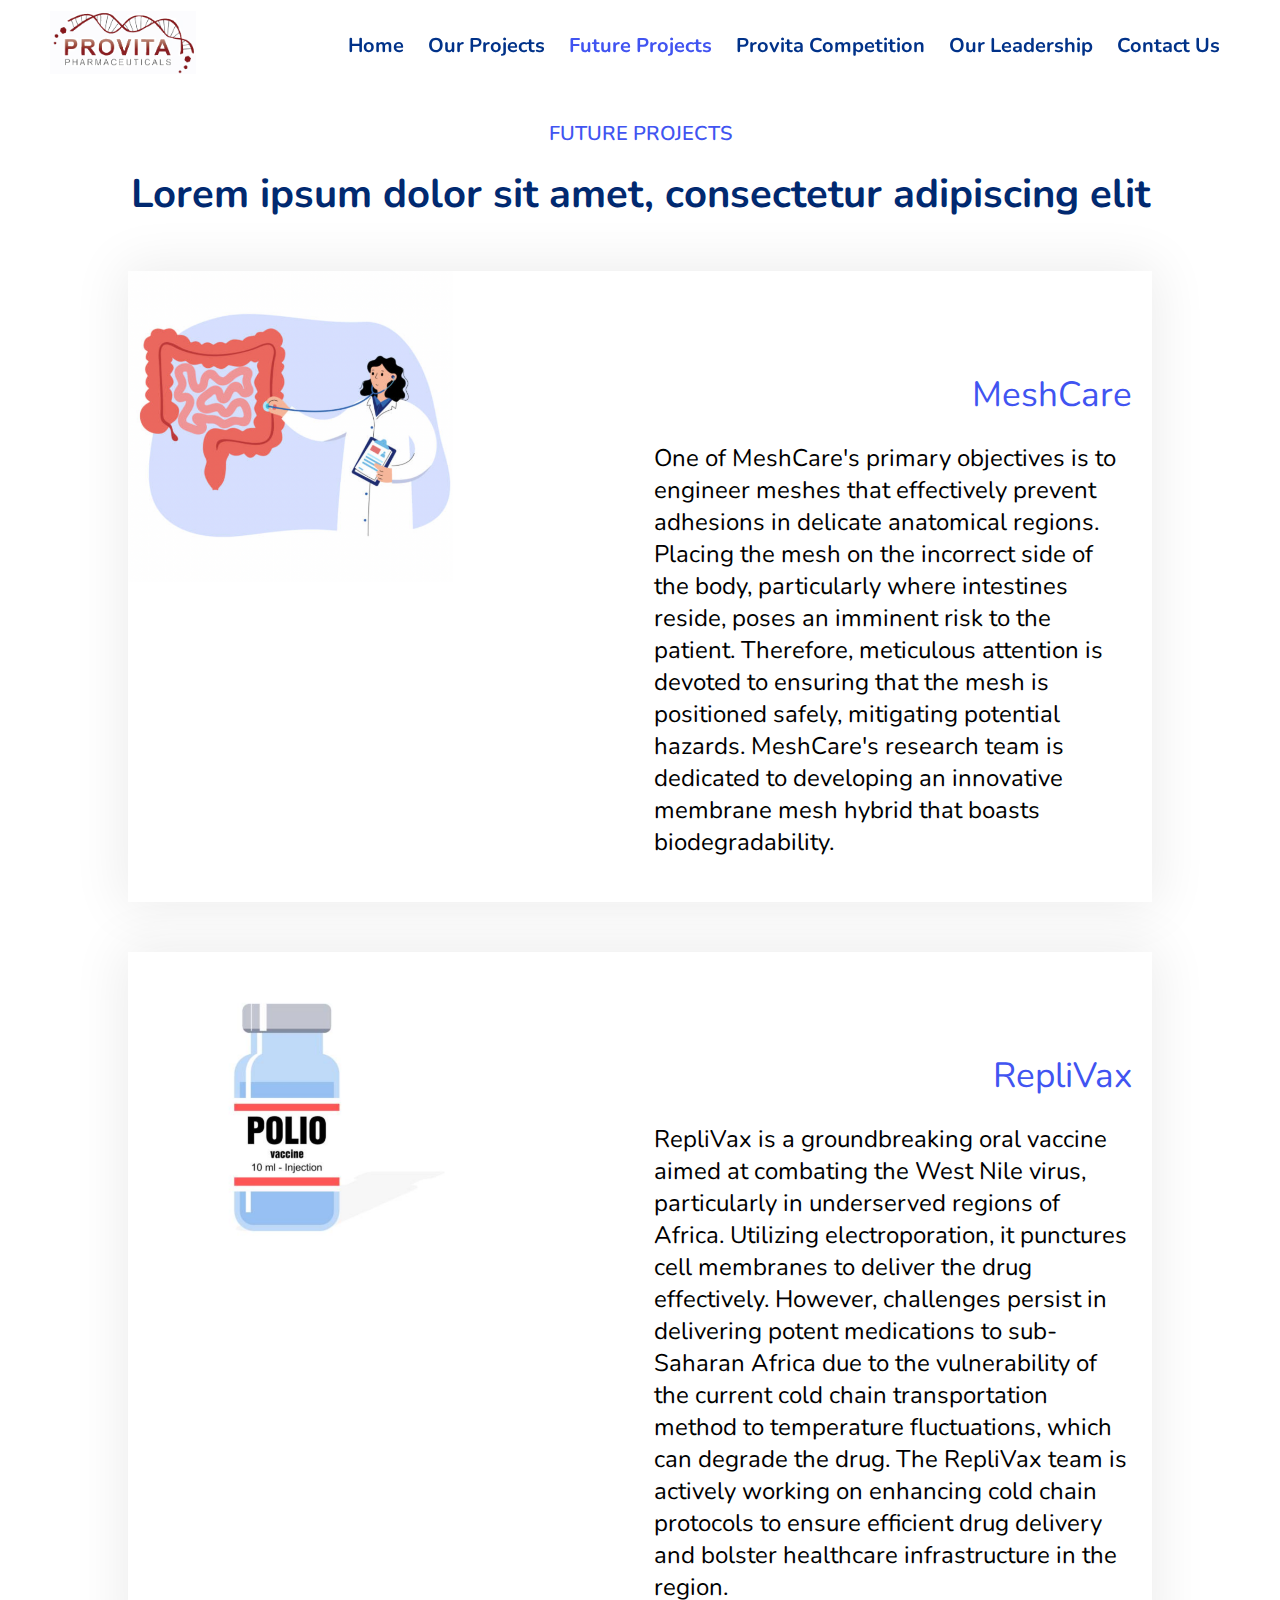
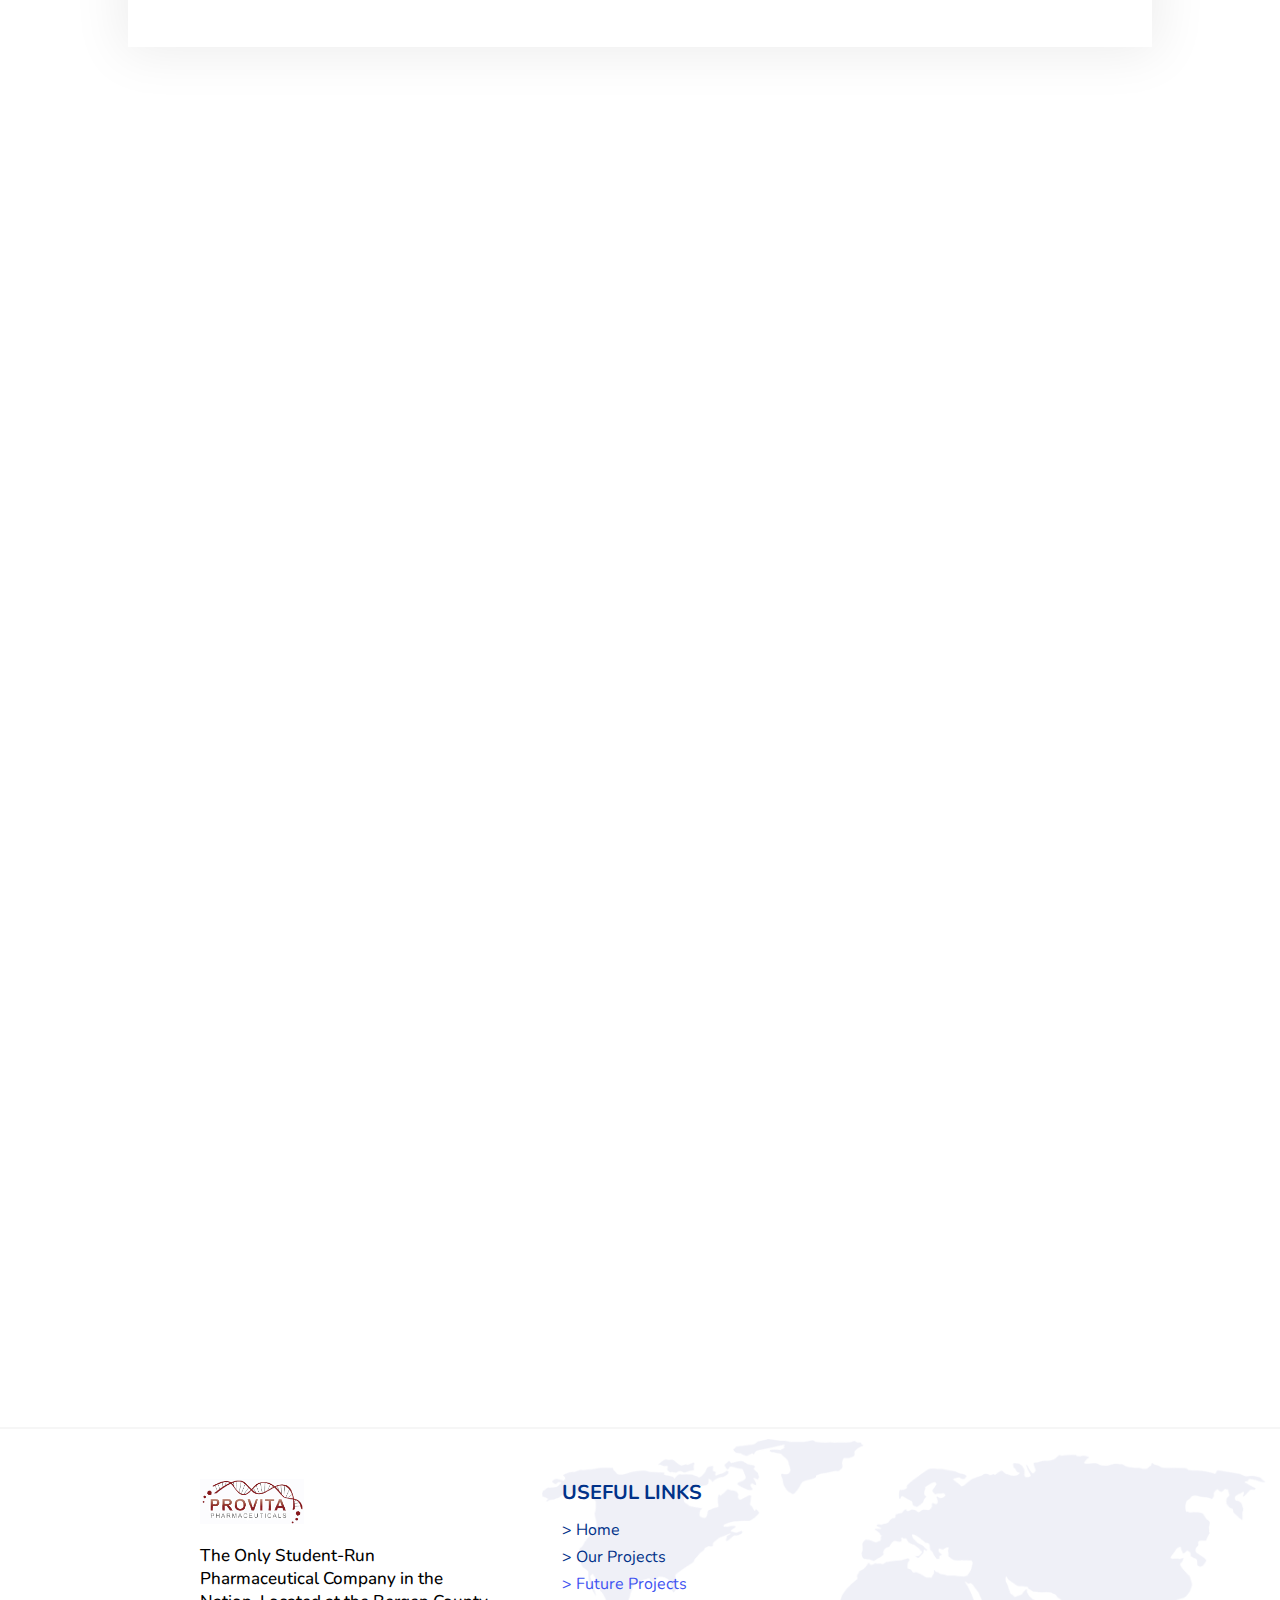
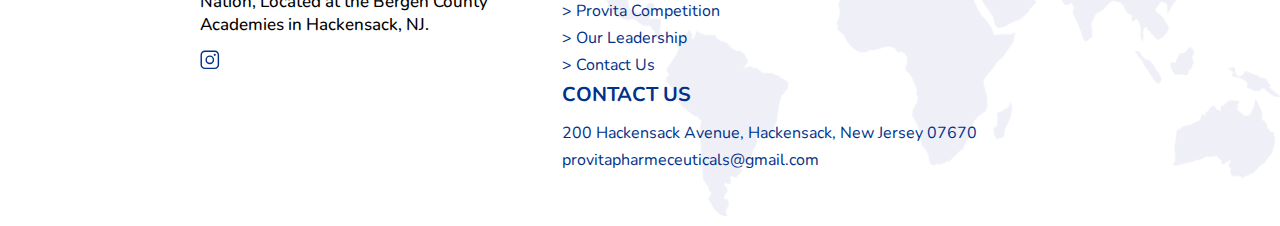
<file: futureProjects.html>
<!DOCTYPE html>
<html lang="en">
<head>
    <meta charset="UTF-8">
    <meta name="viewport" content="width=device-width, initial-scale=1.0">
    <title>Our Projects</title>

    <!-- Google Fonts -->
    <link href='https://fonts.googleapis.com/css?family=Nunito' rel='stylesheet'>

    <link rel="preconnect" href="https://fonts.googleapis.com">
    <link rel="preconnect" href="https://fonts.gstatic.com" crossorigin>
    <link href="https://fonts.googleapis.com/css2?family=Nunito:ital,wght@0,200..1000;1,200..1000&display=swap"
        rel="stylesheet">

    <link rel="stylesheet" href="styles/colors.css">       
    <link rel="stylesheet" href="styles/universal.css">
    <link rel="stylesheet" href="styles/index.css">

    <link rel="stylesheet" href="styles/projects.css">

    <style>
        .row {
            grid-template-columns: 5fr 7fr;
        }

        .row h4 {
            text-align: right;
        }

        .col.s7 {
            padding: 0 20px 20px 20px;
        }
    </style>
</head>
<body>
    <nav class="active">
        <div class="left">
            <img src="images/logo.png" alt="" class="logo">
        </div>
        <div class="right">
            <a href="index.html" class="nav-link">Home</a>
            <a href="ourProjects.html" class="nav-link">Our Projects</a>
            <a href="futureProjects.html" class="nav-link active">Future Projects</a>
            <a href="competition.html" class="nav-link">Provita Competition</a>
            <a href="ourLeadership.html" class="nav-link">Our Leadership</a>
            <a href="contact.html" class="nav-link">Contact Us</a>

            <svg xmlns="http://www.w3.org/2000/svg" viewBox="0 0 32 32" class="navDropDownBtn">
                <path fill="none" stroke="currentColor" stroke-linecap="round" stroke-linejoin="round" stroke-width="2" d="M5 8h22M5 16h22M5 24h22"/>
            </svg>
        </div>
        <div class="dropdown">
            <a href="index.html" class="nav-link">Home</a>
            <a href="ourProjects.html" class="nav-link">Our Projects</a>
            <a href="futureProjects.html" class="nav-link active">Future Projects</a>
            <a href="competition.html" class="nav-link">Provita Competition</a>
            <a href="ourLeadership.html" class="nav-link">Our Leadership</a>
            <a href="contact.html" class="nav-link">Contact Us</a>
        </div>
    </nav>

    <p class="title">FUTURE PROJECTS</p>
    <p class="slogan">Lorem ipsum dolor sit amet, consectetur adipiscing elit</p>

    <div class="row revealing">
        <div class="col s5">
            <div class="img1">
                <img class="responsive-img" src="images/project/project1.png"> 
            </div>
        </div> 
        <div class="col s7">
            <div class="project-desc1">
                <h4>MeshCare</h4>
                <p>One of MeshCare's primary objectives is to engineer meshes that effectively prevent adhesions in delicate anatomical regions. Placing the mesh on the incorrect side of the body, particularly where intestines reside, poses an imminent risk to the patient. Therefore, meticulous attention is devoted to ensuring that the mesh is positioned safely, mitigating potential hazards. MeshCare's research team is dedicated to developing an innovative membrane mesh hybrid that boasts biodegradability.</p>  
            </div>
        </div>
    </div>
    <div class="row revealing">
        <div class="col s5">
            <div class="img2">
                <img class="responsive-img" src="images/project/project2.png"> 
            </div>
        </div> 
        <div class="col s7">
            <div class="project-desc2">
                <h4>RepliVax</h4>
                <p>RepliVax is a groundbreaking oral vaccine aimed at combating the West Nile virus, particularly in underserved regions of Africa. Utilizing electroporation, it punctures cell membranes to deliver the drug effectively. However, challenges persist in delivering potent medications to sub-Saharan Africa due to the vulnerability of the current cold chain transportation method to temperature fluctuations, which can degrade the drug. The RepliVax team is actively working on enhancing cold chain protocols to ensure efficient drug delivery and bolster healthcare infrastructure in the region.</p>  
            </div>
        </div>
    </div>
    <div class="row revealing">
        <div class="col s5">
            <div class="img3">
                <img class="responsive-img" src="images/project/project3.png"> 
            </div>
        </div> 
        <div class="col s7">
            <div class="project-desc3">
                <h4>VitaClick</h4>
                <p>VitaClick is a triple-click injector system for myocardial infarctions. It has two chamber systems, which is a solid and liquid component, that are broken together to make the drug. This system extends the shelf life of the product. The group is currently working on the Auto CAD, which is known as computer aid design. They’re creating the triple-click injector system parts. In order to 3D print it, they need to scale it to an accurate measurement and make new designs and parts. The legal sector has found the competitors of VitaClick and is waiting for the research sector to have the design so they can make the design patent.</p>  
            </div>
        </div>
    </div>
    <div class="row revealing">
        <div class="col s5">
            <div class="img4">
                <img class="responsive-img" src="images/project/project4.png"> 
            </div>
        </div> 
        <div class="col s7">
            <div class="project-desc4">
                <h4>PatchAid</h4>
                <p>PatchAid is a transdermal patch used to aid hypertrophic scarring management. It prevents HTS from occurring after burns. Myofibroblasts are the cells that produce excess collagen when they receive Substance P and resultantly cause hypertrophic scarring, so the patch inhibits the receptors of Substance P to prevent hypertrophic scarring from occurring.</p>  
            </div>
        </div>
    </div>

    <footer>
        <div class="footer-left">
            <div class="column">
                <img src="images/logo.png" alt="">
                <h2>The Only Student-Run Pharmaceutical Company in the Nation, Located at the Bergen County Academies in
                    Hackensack, NJ.</h2>
                <svg xmlns="http://www.w3.org/2000/svg" viewBox="0 0 14 14" class="footer-icon"
                    onclick="window.location.href = 'https://www.instagram.com/provita_pharma/'">
                    <g fill="none" stroke="currentColor" stroke-linecap="round" stroke-linejoin="round">
                        <path d="M10.333 3.644a.25.25 0 1 1 0-.5m0 .5a.25.25 0 1 0 0-.5" />
                        <path
                            d="M.858 3.431A2.573 2.573 0 0 1 3.431.858h6.862a2.573 2.573 0 0 1 2.573 2.573v6.862a2.573 2.573 0 0 1-2.573 2.573H3.43a2.573 2.573 0 0 1-2.573-2.573V3.43Z" />
                        <path d="M4.312 6.862a2.55 2.55 0 1 0 5.1 0a2.55 2.55 0 1 0-5.1 0" />
                    </g>
                </svg>
            </div>
        </div>
        <div class="footer-right">
            <div class="column">
                <h1>USEFUL LINKS</h1>
                <a href="index.html" class="footer-link">> Home</a>
                <a href="ourProjects.html" class="footer-link">> Our Projects</a>
                <a href="futureProjects.html" class="footer-link active">> Future Projects</a>
                <a href="competition.html" class="footer-link">> Provita Competition</a>
                <a href="ourLeadership.html" class="footer-link">> Our Leadership</a>
                <a href="contact.html" class="footer-link">> Contact Us</a>
            </div>
            <div class="column">
                <h1>CONTACT US</h1>
                <h2 class="footer-link">200 Hackensack Avenue, Hackensack, New Jersey 07670</h2>
                <h2 class="footer-link">provitapharmeceuticals@gmail.com</h2>
            </div>
        </div>
    </footer>

    <script src="scripts/universal.js"></script>
    <script src="scripts/index.js"></script>
</body>
</html>
</file>
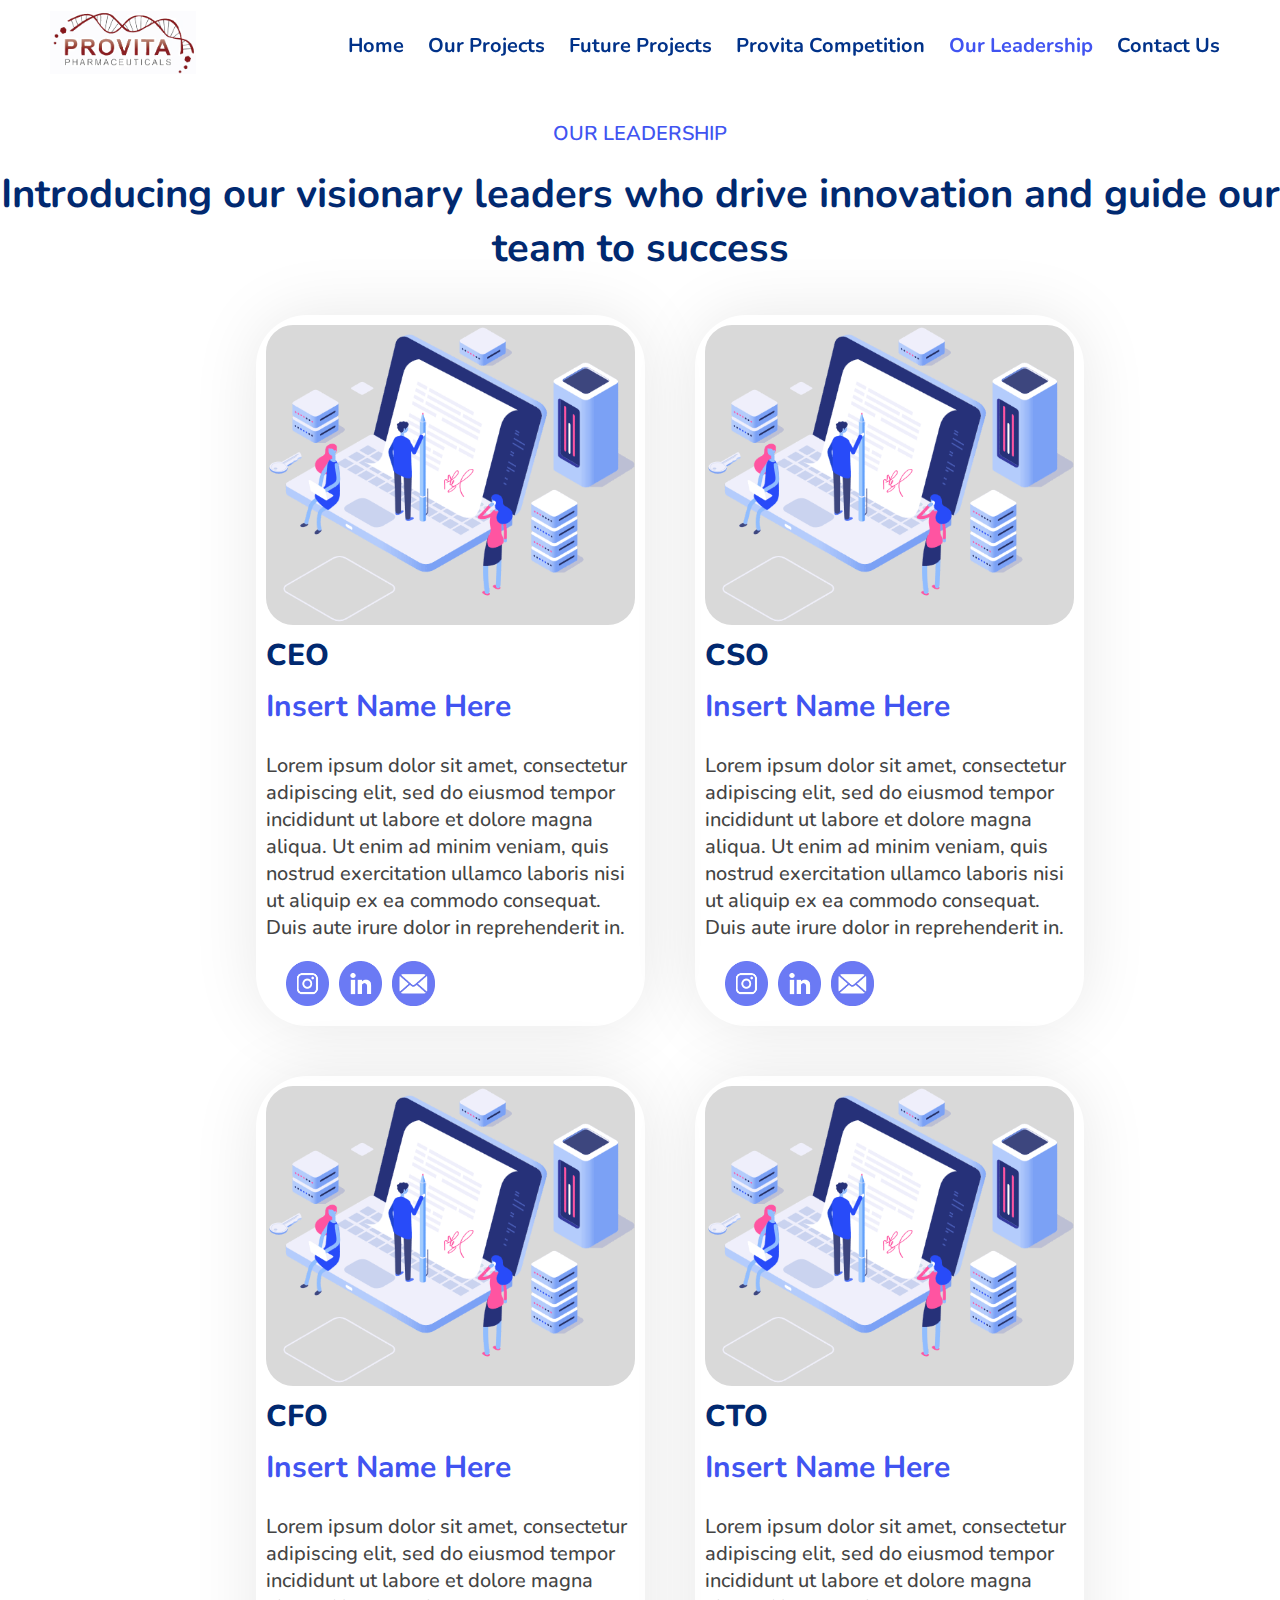
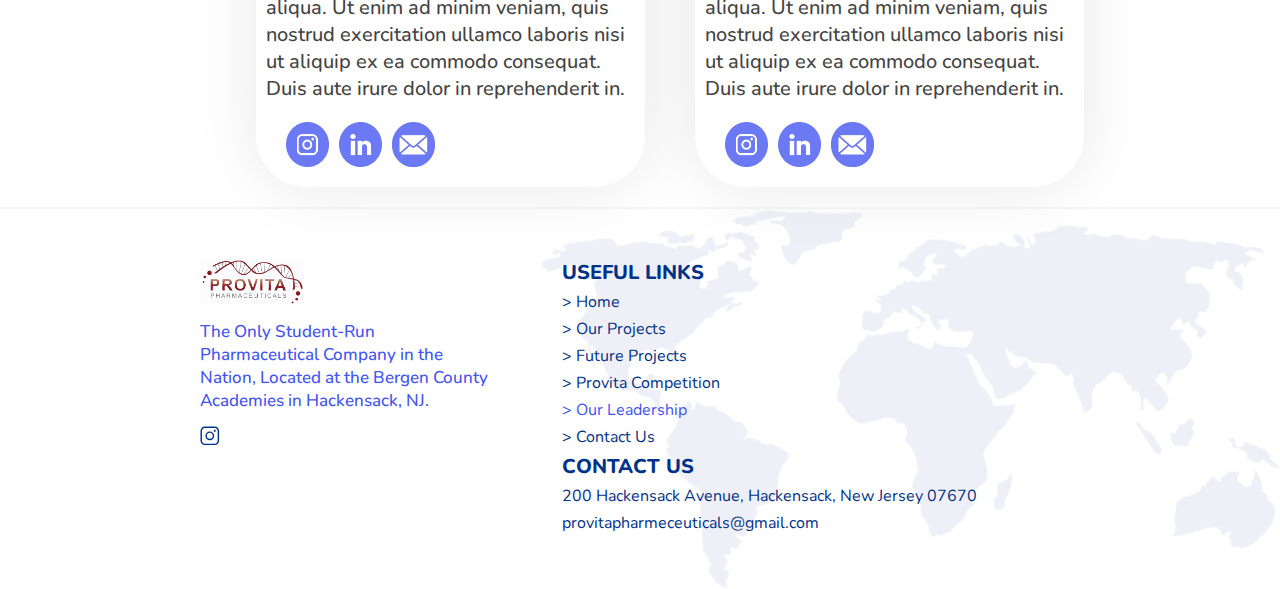
<file: ourLeadership.html>
<!DOCTYPE html>
<html lang="en">

<head>
    <meta charset="UTF-8">
    <meta name="viewport" content="width=device-width, initial-scale=1.0">


    <link rel="preconnect" href="https://fonts.googleapis.com">
    <link rel="preconnect" href="https://fonts.gstatic.com" crossorigin>
    <link href="https://fonts.googleapis.com/css2?family=Nunito:ital,wght@0,200..1000;1,200..1000&display=swap"
        rel="stylesheet">

    <link rel="stylesheet" href="styles/colors.css">
    <link rel="stylesheet" href="styles/universal.css">
    <link rel="stylesheet" href="styles/ourLeadership.css">
    <title>Our Leadership</title>
</head>

<body>
    <nav class="active">
        <div class="left">
            <img src="images/logo.png" alt="" class="logo">
        </div>
        <div class="right">
            <a href="index.html" class="nav-link">Home</a>
            <a href="ourProjects.html" class="nav-link">Our Projects</a>
            <a href="futureProjects.html" class="nav-link">Future Projects</a>
            <a href="competition.html" class="nav-link">Provita Competition</a>
            <a href="ourLeadership.html" class="nav-link active">Our Leadership</a>
            <a href="contact.html" class="nav-link">Contact Us</a>

            <svg xmlns="http://www.w3.org/2000/svg" viewBox="0 0 32 32" class="navDropDownBtn">
                <path fill="none" stroke="currentColor" stroke-linecap="round" stroke-linejoin="round" stroke-width="2"
                    d="M5 8h22M5 16h22M5 24h22" />
            </svg>
        </div>
        <div class="dropdown">
            <a href="index.html" class="nav-link">Home</a>
            <a href="ourProjects.html" class="nav-link">Our Projects</a>
            <a href="futureProjects.html" class="nav-link">Future Projects</a>
            <a href="competition.html" class="nav-link">Provita Competition</a>
            <a href="ourLeadership.html" class="nav-link active">Our Leadership</a>
            <a href="contact.html" class="nav-link">Contact Us</a>
        </div>
    </nav>

    <p class="title">OUR LEADERSHIP</p>
    <p class="slogan">Introducing our visionary leaders who
        drive innovation and guide our team to success</p>

    <div class="leaders">
        <div class="leader">
            <img src="images/index/index-1.png" alt="" class="picture">
            <div class="leader-info">
                <h1>CEO</h1>
                <h2>Insert Name Here</h2>
                <p class="desc">Lorem ipsum dolor sit amet, consectetur adipiscing elit, sed do eiusmod tempor
                    incididunt ut labore et dolore magna
                    aliqua. Ut enim ad minim veniam, quis nostrud exercitation ullamco laboris nisi ut aliquip ex ea
                    commodo consequat. Duis
                    aute irure dolor in reprehenderit in.</p>
                <div class="icons">
                    <img class="icon" class="insta" data-link="https://instagram.com/provitasupplements/"
                        src="images/ourLeadership/instagram.png">
                    <img class="icon" class="linked" data-link="https://instagram.com/provitasupplements/"
                        src="images/ourLeadership/linkedin.png">
                    <img class="icon" class="email" data-link="https://instagram.com/provitasupplements/"
                        src="images/ourLeadership/envelope.png">
                </div>
            </div>
        </div>
        <div class="leader">
            <img src="images/index/index-1.png" alt="" class="picture">
            <div class="leader-info">
                <h1>CSO</h1>
                <h2>Insert Name Here</h2>
                <p class="desc">Lorem ipsum dolor sit amet, consectetur adipiscing elit, sed do eiusmod tempor
                    incididunt ut labore et dolore magna
                    aliqua. Ut enim ad minim veniam, quis nostrud exercitation ullamco laboris nisi ut aliquip ex ea
                    commodo consequat. Duis
                    aute irure dolor in reprehenderit in.</p>
                <div class="icons">
                    <img class="icon" class="insta" data-link="" src="images/ourLeadership/instagram.png">
                    <img class="icon" class="linked" data-link="" src="images/ourLeadership/linkedin.png">
                    <img class="icon" class="email" data-link="" src="images/ourLeadership/envelope.png">
                </div>
            </div>
        </div>
        <div class="leader">
            <img src="images/index/index-1.png" alt="" class="picture">
            <div class="leader-info">
                <h1>CFO</h1>
                <h2>Insert Name Here</h2>
                <p class="desc">Lorem ipsum dolor sit amet, consectetur adipiscing elit, sed do eiusmod tempor
                    incididunt ut labore et dolore magna
                    aliqua. Ut enim ad minim veniam, quis nostrud exercitation ullamco laboris nisi ut aliquip ex ea
                    commodo consequat. Duis
                    aute irure dolor in reprehenderit in.</p>
                <div class="icons">
                    <img class="icon" class="insta" data-link="" src="images/ourLeadership/instagram.png">
                    <img class="icon" class="linked" data-link="" src="images/ourLeadership/linkedin.png">
                    <img class="icon" class="email" data-link="" src="images/ourLeadership/envelope.png">
                </div>
            </div>
        </div>
        <div class="leader">
            <img src="images/index/index-1.png" alt="" class="picture">
            <div class="leader-info">
                <h1>CTO</h1>
                <h2>Insert Name Here</h2>
                <p class="desc">Lorem ipsum dolor sit amet, consectetur adipiscing elit, sed do eiusmod tempor
                    incididunt ut labore et dolore magna
                    aliqua. Ut enim ad minim veniam, quis nostrud exercitation ullamco laboris nisi ut aliquip ex ea
                    commodo consequat. Duis
                    aute irure dolor in reprehenderit in.</p>
                <div class="icons">
                    <img class="icon" class="insta" data-link="" src="images/ourLeadership/instagram.png">
                    <img class="icon" class="linked" data-link="" src="images/ourLeadership/linkedin.png">
                    <img class="icon" class="email" data-link="" src="images/ourLeadership/envelope.png">
                </div>
            </div>
        </div>
    </div>
    <footer>
        <div class="footer-left">
            <div class="column">
                <img src="images/logo.png" alt="">
                <h2>The Only Student-Run Pharmaceutical Company in the Nation, Located at the Bergen County
                    Academies in
                    Hackensack, NJ.</h2>
                <svg xmlns="http://www.w3.org/2000/svg" viewBox="0 0 14 14" class="footer-icon"
                    onclick="window.location.href = 'https://www.instagram.com/provita_pharma/'">
                    <g fill="none" stroke="currentColor" stroke-linecap="round" stroke-linejoin="round">
                        <path d="M10.333 3.644a.25.25 0 1 1 0-.5m0 .5a.25.25 0 1 0 0-.5" />
                        <path
                            d="M.858 3.431A2.573 2.573 0 0 1 3.431.858h6.862a2.573 2.573 0 0 1 2.573 2.573v6.862a2.573 2.573 0 0 1-2.573 2.573H3.43a2.573 2.573 0 0 1-2.573-2.573V3.43Z" />
                        <path d="M4.312 6.862a2.55 2.55 0 1 0 5.1 0a2.55 2.55 0 1 0-5.1 0" />
                    </g>
                </svg>
            </div>
        </div>
        <div class="footer-right">
            <div class="column">
                <h1>USEFUL LINKS</h1>
                <a href="index.html" class="footer-link">> Home</a>
                <a href="ourProjects.html" class="footer-link">> Our Projects</a>
                <a href="futureProjects.html" class="footer-link">> Future Projects</a>
                <a href="competition.html" class="footer-link">> Provita Competition</a>
                <a href="ourLeadership.html" class="footer-link active">> Our Leadership</a>
                <a href="contact.html" class="footer-link">> Contact Us</a>
            </div>
            <div class="column">
                <h1>CONTACT US</h1>
                <h2 class="footer-link">200 Hackensack Avenue, Hackensack, New Jersey 07670</h2>
                <h2 class="footer-link">provitapharmeceuticals@gmail.com</h2>
            </div>
        </div>
    </footer>

    <script src="scripts/universal.js"></script>
    <script src="scripts/leadership.js"></script>
</body>

</html>
</file>
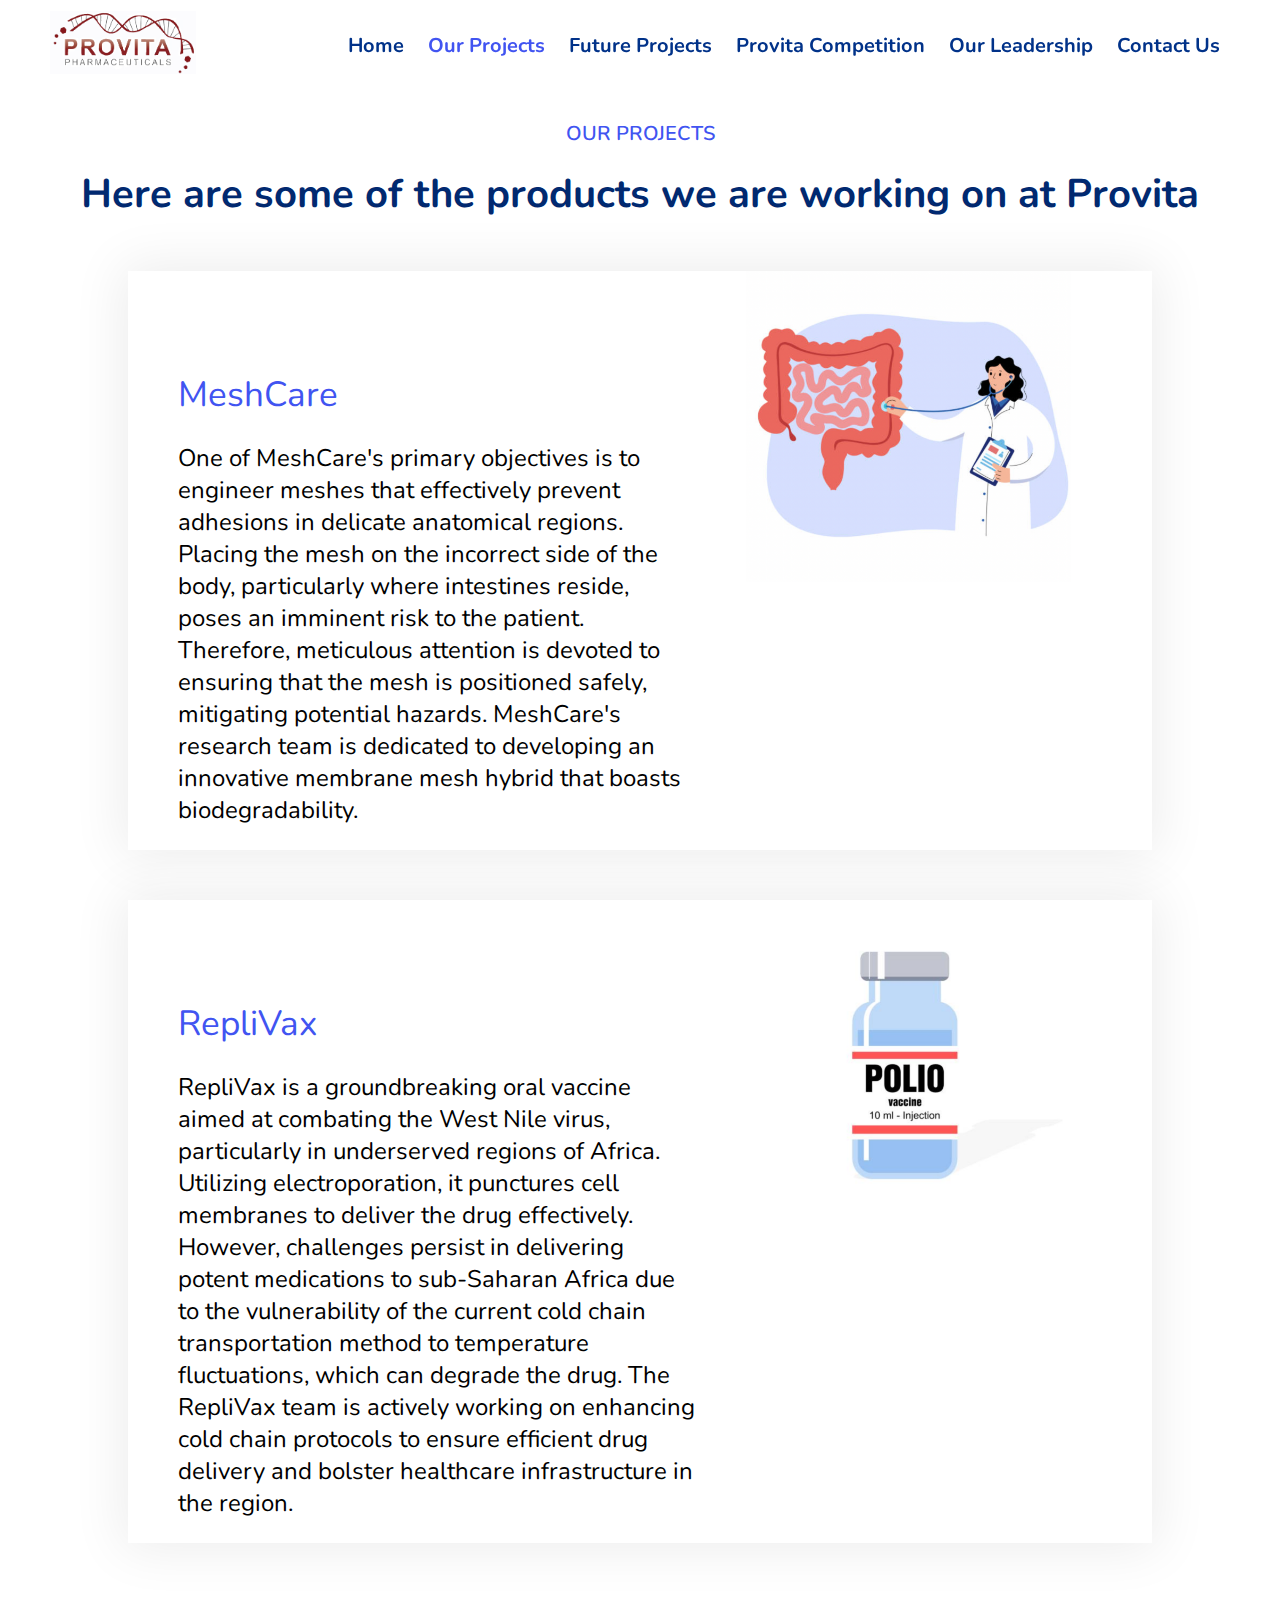
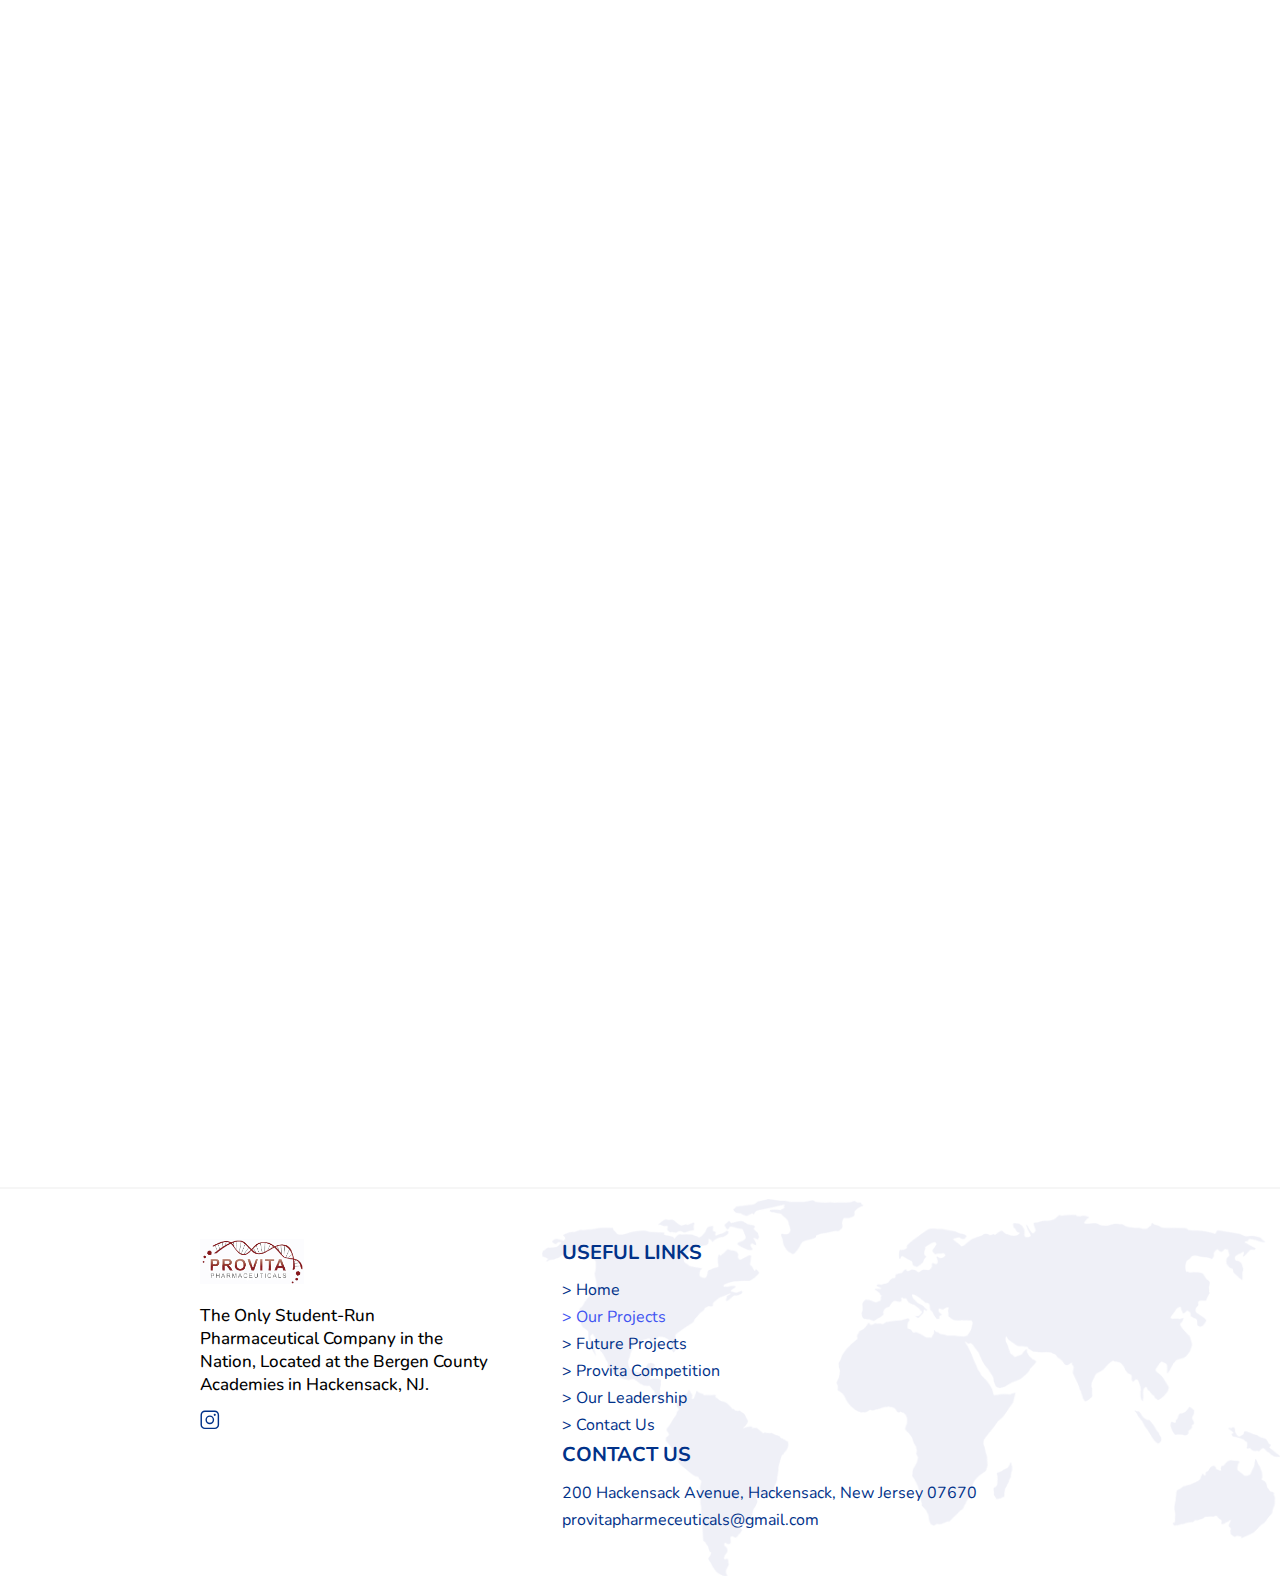
<file: ourProjects.html>
<!DOCTYPE html>
<html lang="en">
<head>
    <meta charset="UTF-8">
    <meta name="viewport" content="width=device-width, initial-scale=1.0">
    <title>Our Projects</title>

    <!-- Google Fonts -->
    <link href='https://fonts.googleapis.com/css?family=Nunito' rel='stylesheet'>

    <link rel="preconnect" href="https://fonts.googleapis.com">
    <link rel="preconnect" href="https://fonts.gstatic.com" crossorigin>
    <link href="https://fonts.googleapis.com/css2?family=Nunito:ital,wght@0,200..1000;1,200..1000&display=swap"
        rel="stylesheet">

    <link rel="stylesheet" href="styles/colors.css">       
    <link rel="stylesheet" href="styles/universal.css">
    <link rel="stylesheet" href="styles/index.css">

    <link rel="stylesheet" href="styles/projects.css">
</head>
<body>
    <nav class="active">
        <div class="left">
            <img src="images/logo.png" alt="" class="logo">
        </div>
        <div class="right">
            <a href="index.html" class="nav-link">Home</a>
            <a href="ourProjects.html" class="nav-link active">Our Projects</a>
            <a href="futureProjects.html" class="nav-link">Future Projects</a>
            <a href="competition.html" class="nav-link">Provita Competition</a>
            <a href="ourLeadership.html" class="nav-link">Our Leadership</a>
            <a href="contact.html" class="nav-link">Contact Us</a>

            <svg xmlns="http://www.w3.org/2000/svg" viewBox="0 0 32 32" class="navDropDownBtn">
                <path fill="none" stroke="currentColor" stroke-linecap="round" stroke-linejoin="round" stroke-width="2" d="M5 8h22M5 16h22M5 24h22"/>
            </svg>
        </div>
        <div class="dropdown">
            <a href="index.html" class="nav-link">Home</a>
            <a href="ourProjects.html" class="nav-link active">Our Projects</a>
            <a href="futureProjects.html" class="nav-link">Future Projects</a>
            <a href="competition.html" class="nav-link">Provita Competition</a>
            <a href="ourLeadership.html" class="nav-link">Our Leadership</a>
            <a href="contact.html" class="nav-link">Contact Us</a>
        </div>
    </nav>

    <p class="title">OUR PROJECTS</p>
    <p class="slogan">Here are some of the products we are working on at Provita</p>

    <div class="row revealing">
        <div class="col s7">
            <div class="project-desc1">
                <h4>MeshCare</h4>
                <p>One of MeshCare's primary objectives is to engineer meshes that effectively prevent adhesions in delicate anatomical regions. Placing the mesh on the incorrect side of the body, particularly where intestines reside, poses an imminent risk to the patient. Therefore, meticulous attention is devoted to ensuring that the mesh is positioned safely, mitigating potential hazards. MeshCare's research team is dedicated to developing an innovative membrane mesh hybrid that boasts biodegradability.</p>  
            </div>
        </div>
        <div class="col s5">
            <div class="img1">
                <img class="responsive-img" src="images/project/project1.png"> 
            </div>
        </div> 
    </div>
    <div class="row revealing">
        <div class="col s7">
            <div class="project-desc2">
                <h4>RepliVax</h4>
                <p>RepliVax is a groundbreaking oral vaccine aimed at combating the West Nile virus, particularly in underserved regions of Africa. Utilizing electroporation, it punctures cell membranes to deliver the drug effectively. However, challenges persist in delivering potent medications to sub-Saharan Africa due to the vulnerability of the current cold chain transportation method to temperature fluctuations, which can degrade the drug. The RepliVax team is actively working on enhancing cold chain protocols to ensure efficient drug delivery and bolster healthcare infrastructure in the region.</p>  
            </div>
        </div>
        <div class="col s5">
            <div class="img2">
                <img class="responsive-img" src="images/project/project2.png"> 
            </div>
        </div> 
    </div>
    <div class="row revealing">
        <div class="col s7">
            <div class="project-desc3">
                <h4>VitaClick</h4>
                <p>VitaClick is a triple-click injector system for myocardial infarctions. It has two chamber systems, which is a solid and liquid component, that are broken together to make the drug. This system extends the shelf life of the product. The group is currently working on the Auto CAD, which is known as computer aid design. They’re creating the triple-click injector system parts. In order to 3D print it, they need to scale it to an accurate measurement and make new designs and parts. The legal sector has found the competitors of VitaClick and is waiting for the research sector to have the design so they can make the design patent.</p>  
            </div>
        </div>
        <div class="col s5">
            <div class="img3">
                <img class="responsive-img" src="images/project/project3.png"> 
            </div>
        </div> 
    </div>
    <div class="row revealing">
        <div class="col s7">
            <div class="project-desc4">
                <h4>PatchAid</h4>
                <p>PatchAid is a transdermal patch used to aid hypertrophic scarring management. It prevents HTS from occurring after burns. Myofibroblasts are the cells that produce excess collagen when they receive Substance P and resultantly cause hypertrophic scarring, so the patch inhibits the receptors of Substance P to prevent hypertrophic scarring from occurring.</p>  
            </div>
        </div>
        <div class="col s5">
            <div class="img4">
                <img class="responsive-img" src="images/project/project4.png"> 
            </div>
        </div> 
    </div>

    <footer>
        <div class="footer-left">
            <div class="column">
                <img src="images/logo.png" alt="">
                <h2>The Only Student-Run Pharmaceutical Company in the Nation, Located at the Bergen County Academies in
                    Hackensack, NJ.</h2>
                <svg xmlns="http://www.w3.org/2000/svg" viewBox="0 0 14 14" class="footer-icon"
                    onclick="window.location.href = 'https://www.instagram.com/provita_pharma/'">
                    <g fill="none" stroke="currentColor" stroke-linecap="round" stroke-linejoin="round">
                        <path d="M10.333 3.644a.25.25 0 1 1 0-.5m0 .5a.25.25 0 1 0 0-.5" />
                        <path
                            d="M.858 3.431A2.573 2.573 0 0 1 3.431.858h6.862a2.573 2.573 0 0 1 2.573 2.573v6.862a2.573 2.573 0 0 1-2.573 2.573H3.43a2.573 2.573 0 0 1-2.573-2.573V3.43Z" />
                        <path d="M4.312 6.862a2.55 2.55 0 1 0 5.1 0a2.55 2.55 0 1 0-5.1 0" />
                    </g>
                </svg>
            </div>
        </div>
        <div class="footer-right">
            <div class="column">
                <h1>USEFUL LINKS</h1>
                <a href="index.html" class="footer-link">> Home</a>
                <a href="ourProjects.html" class="footer-link active">> Our Projects</a>
                <a href="futureProjects.html" class="footer-link">> Future Projects</a>
                <a href="competition.html" class="footer-link">> Provita Competition</a>
                <a href="ourLeadership.html" class="footer-link">> Our Leadership</a>
                <a href="contact.html" class="footer-link">> Contact Us</a>
            </div>
            <div class="column">
                <h1>CONTACT US</h1>
                <h2 class="footer-link">200 Hackensack Avenue, Hackensack, New Jersey 07670</h2>
                <h2 class="footer-link">provitapharmeceuticals@gmail.com</h2>
            </div>
        </div>
    </footer>

    <script src="scripts/universal.js"></script>
    <script src="scripts/index.js"></script>
</body>
</html>
</file>
<file: styles/colors.css>
:root {
    --light-blue: #4154f1;
    --dark-blue: #013289;
    --navy: #012970;

    --box-shadow: rgba(219, 219, 219, .7);
}
</file>
<file: styles/universal.css>
html, body {
    font-family: "Nunito", sans-serif;
    margin: 0;
    padding: 0;
}

nav {
    box-sizing: border-box;
    font-weight: bold;
    height: 10vh;
    padding: 0 50px;
    display: flex;
    justify-content: space-between;
    align-items: center;
    transition: all .1s;
    position: fixed;
    top: 0;
    left: 0;
    width: 100%;
    z-index: 200;
    opacity: 1 !important;
    background-color: #ffffff00;
}

nav.sticky {
    background-color: #ffffff;
    -webkit-box-shadow: 0px 6px 16px 1px var(--box-shadow) !important;
    -moz-box-shadow: 0px 6px 16px 1px var(--box-shadow) !important;
    box-shadow: 0px 6px 16px 1px var(--box-shadow) !important;
    z-index: 100;
}

.logo {
    height: 7vh;
}

.nav-links {
    display: flex;
    align-items: center;
}

.nav-link, .footer-link {
    text-decoration: none;
    color: var(--dark-blue);
    margin: 0 10px;
    font-size: 20px;
    transition: all .3s;
}

.nav-link.active, .footer-link.active {
    color: var(--light-blue);
}

.nav-link:hover, .footer-link:hover {
    color: var(--light-blue);
}

footer {
    display: grid;
    grid-template-columns: 2fr 3fr;
    column-gap: 50px;
    border-top: 2px solid #f6f6f6;
}

.footer-left, .footer-right {
    padding: 50px 100px;
}

.footer-right {
    padding-left: 0;
    background-image: url("../images/footer-bg.png");
    background-size: contain;
    background-repeat: no-repeat;
    background-position: right;
}

.footer-left .column {
    padding-left: 100px;
}

.footer-left {
    padding-right: 0;
}

.footer-left img {
    height: 5vh;
}

.footer-left h2 {
    font-size: 17px;
    font-weight: 500;
}

.footer-icon {
    aspect-ratio: 1/1;
    height: 20px;
    color: var(--dark-blue);
    transition: all .2s;
}

.footer-icon:hover {
    cursor: pointer;
    height: 24px;
    color: var(--light-blue);
}

.footer-right .column {
    display: inline-block;
    padding: 0 20px;
    vertical-align: top;
}

.footer-right .column h1 {
    margin-top: 0;
    color: var(--dark-blue);
    font-size: 20px;
}

.footer-right .column h2 {
    font-weight: 400;
}

.footer-right .column h2:hover {
    color: var(--dark-blue);
}

.footer-link {
    display: block;
    font-size: 16px;
    margin: 5px 0;
}

.revealing {
    opacity: 0;
    transition: opacity 2s;  
}

.revealing.active {
    opacity: 1;
}

nav .right svg {
    display: none;
}

.dropdown {
    display: none;
    transition: 0 all !important;
    z-index: 50;
}

@media only screen and (max-width: 1200px) {

    body, html {
        width: 100vw;
        overflow-x: hidden;
    }

    footer {
        display: block;
    }

    .footer-left {
        padding: 0;
        padding-top: 20px;
    }

    .footer-left .column {
        padding: 20px;
        display: flex;
        align-items: center;
        justify-content: center;
        flex-direction: column;
    }

    .footer-right {
        background-image: none;
    }

    .footer-right .column {
        margin-bottom: 30px;
    }

    nav {
        padding: 20px;
        width: 100%;
        box-sizing: border-box;
        border-bottom: none !important;
    }

    nav .right a {
        display: none;
    }

    nav .right svg {
        display: block;
        height: 50px;
        width: 50px;
    }

    nav .right svg:hover {
        cursor: pointer;
    }

    .dropdown {
        position: fixed;
        top: 10vh;
        left: 0;
        background-color: white;
        width: 100%;

        -webkit-box-shadow: 0px 6px 16px 1px var(--box-shadow) !important;
    -moz-box-shadow: 0px 6px 16px 1px var(--box-shadow) !important;
    box-shadow: 0px 6px 16px 1px var(--box-shadow) !important;
    }

    .dropdown a {
        display: block;
        padding: 10px 0;
    }

    .slogan {
        padding: 0 20px !important;
        box-sizing: border-box;
    }
}
</file>
<file: styles/index.css>
.topInformation 
{
    display: grid;
    grid-template-columns: 1fr 2fr;
    padding: 40px 100px;
    background-image: url("../images/index/index.png");
    background-size: cover;
    width: 99vw;
    height: 100vh;
    padding-bottom: 20vh;
    box-sizing: border-box;
}

.topInformation .text {
    display: flex;
    align-items: center;
    justify-content: center;
    flex-direction: column;
}

.topInformation .text h1 {
    font-size: 40px;
    margin-bottom: 10px;
    color: var(--navy)
}

.topInformation .text h2 {
    font-weight: 400;
    font-size: 26px;
    line-height: 31.2px;
}

.btn a {
    text-align: left;
    text-decoration: none;
    display: block;
    color: white;
    font-size: 16px;
    font-weight: 300;
    margin: 0;
}

.btn {
    display: inline-flex;
    align-items: center;
    justify-content: center;
    background-color: var(--light-blue);
    padding: 12px 30px;
    border-radius: 5px;
    transition: all .2s;
    margin-left: 0;

    -webkit-box-shadow: 0px 0px 9px 1px rgba(65,83,241,0.50);
    -moz-box-shadow: 0px 0px 9px 1px rgba(65,83,241,0.50);
    box-shadow: 0px 0px 9px 1px rgba(65,83,241,0.50);
}

.btn:hover {
    background-color: var(--dark-blue);
    cursor: pointer;

    -webkit-box-shadow: 0px 0px 9px 1px rgba(1, 50, 137,0.50);
    -moz-box-shadow: 0px 0px 9px 1px rgba(1, 50, 137,0.50);
    box-shadow: 0px 0px 9px 1px rgba(61, 50, 137,0.50);
}

.btn:hover > span > svg {
    margin-left: 30px;
}

.btn svg {
    margin-left: 20px;
    width: 20px;
    aspect-ratio: 1/1;
    color: white;
    display: block;
    transition: all .2s;
}

.topInformation .image {
    display: flex;
    align-items: center;
    justify-content: center;
}

.midInformation {
    background-color: #f6f9ff;
    margin: 50px 200px;
    display: grid;
    grid-template-columns: 1fr 1fr;
    gap: 50px;
}

.midInformation .text, .midInformation .image {
    padding: 75px 25px;

}

.midInformation .text h1 {
    font-size: 15px;
    color: var(--light-blue);
    margin: 0;
}

.midInformation .text h2 {
    font-size: 25px;
    color: var(--dark-blue);
    margin: 0;
    margin-top: 10px;
}

.midInformation .text h3 {
    font-size: 20px;
    color: black;
    margin-top: 10px;
}

.midInformation .image {
    background-image: url("../images/index/index-2.jpg");
    background-position: center;
}

.productDiv h4, .benefitsDiv h4, .contact h4 {
    font-size: 15px;
    text-align: center;
    color: var(--light-blue);
    margin-bottom: 0;
}

.productDiv h1, .benefitsDiv h1, .contact h1 {
    font-size: 40px;
    margin-top: 10px;
    text-align: center;
    color: var(--dark-blue);
}

.productColumns {
    display: grid;
    grid-template-columns: 1fr 1fr 1fr 1fr;
    padding: 0 200px;
    column-gap: 50px;
    margin-bottom: 100px;
}

.productCol h1 {
    color: var(--light-blue);
    margin-bottom: 0;
    font-size: 30px;
    font-weight: 400;
}

.productCol h2 {
    margin-top: 20px !important;
    color: var(--dark-blue);
    margin-top: 0;
    font-size: 17px;
    font-weight: 400;
}

.benefitsInformation {
    display: grid;
    grid-template-columns: 1fr 1fr;
    padding: 0 100px;
}

.benefitImage {
    background-image: url("../images/index/index-3.png");
    background-size: contain;
    background-repeat: no-repeat;
    background-position: center;
}

.benefitsList {
    display: grid;
    grid-template-columns: 1fr 1fr;
    column-gap: 50px;
    row-gap: 50px;
}

.benefit {
    font-weight: 600;
    -webkit-box-shadow: 0px 0px 50px 6px rgb(237, 237, 237);
    -moz-box-shadow: 0px 0px 50px 6px rgb(237, 237, 237);
    box-shadow: 0px 0px 50px 6px rgb(237, 237, 237);
    padding: 10px;
    display: flex;
    align-items: center;
    justify-content: space-evenly;
    transition: all .5s;
}

.benefit h2 {
    font-size: 17px;
}

.benefit svg {
    width: 50px;
    margin-right: 10px;
    aspect-ratio: 1/1;
    border-radius: 5px;
    color:var(--light-blue);
    transition: all .2s;
}

.benefit:hover svg {
    color:var(--navy);
}

.benefit:hover {
    -webkit-box-shadow: 0px 0px 50px 11px rgb(209, 209, 209);
    -moz-box-shadow: 0px 0px 50px 11px rgb(209, 209, 209);
    box-shadow: 0px 0px 50px 11px rgb(209, 209, 209);
}

.sectorsDiv {
    display: grid;
    grid-template-columns: 1fr 1fr;
    column-gap: 50px;
    padding: 0 100px;
    margin-top: 75px;
}

.sectionInformation h1 {
    color: var(--navy);
}

.sectionDrop {
    width: 100%;
    border-bottom: 1px solid #c7c7c7;
}

.sectionDrop h2 {
    display: inline-block;
    font-size: 17px;
    color: var(--dark-blue);
    margin-right: 25px;
    padding: 10px 5px;
}

.sectionDrop h2.active, .sectionDrop h2:hover {
    color: var(--light-blue);
}

.sectionDrop h2:hover {
    cursor: pointer;
}

.title {
    display: flex;
    align-items: center;
    margin-top: 10px;
}

.title svg {
    height: 20px;
    aspect-ratio: 1/1;
    margin-right: 10px;
    color: var(--light-blue);
    display: flex;
    align-items: center;
    padding-top: 10px;
}

.title h3 {
    color: var(--navy);
    margin: 0;
    margin-top: 10px;
}

.sectionInformation div h4 {
    margin: 0;
    font-weight: 300;
}

.business, .research {
    transition: all .5s;
}

.research {
    display: none;
}

.sectionImg {
    background-image: url("../images/index/index-4.png");
    background-size: contain;
    background-position: center;
    background-repeat: no-repeat;
}

.contact {
    margin: 80px 0;
}

.waysHolder {
    display: flex;
    justify-content:center;
    align-items: center;
    gap: 50px;
}

.waysHolder div {
    padding: 50px;
    background-color: #f2f5fc;
    border-radius: 25px;
}

.waysHolder h2 {
    margin: 0;
    color: var(--navy)
}

.waysHolder h3 {
    margin: 0;
    font-weight: 300;
}

.waysHolder svg {
    height: 50px;
    color: var(--light-blue);
    aspect-ratio: 1/1;
}

@media only screen and (max-width: 1200px) {

    .topInformation {
        display: block;
        width: 100vw;
        margin-top: 100px;
        padding: 0;
        height: auto;
    }

    .text {
        padding: 0 20px;
        text-align: center;
    }

    .topInformation img {
        margin: 20px;
        display: block;
        height: 80%;
        width: 80%;
    }

    .midInformation {
        display: block;
        margin: 0;
    }

    .midInformation .image {
        background-position: center;
        background-size: 80%;
        margin: 15px;
        margin-bottom: 100px;
    }

    .productDiv {
        padding: 0 20px;
    }

    .productColumns {
        display: block;
        padding: 0;
    }

    .productCol {
        margin-bottom: 50px;
    }

    .benefitsDiv {
        padding: 0 20px;
    }

    .benefitsInformation {
        display: block;
        padding: 0;
    }

    .benefitImage {
        height: 200px;
    }

    .benefitsList {
        display: block;
    }

    .benefit {
        margin: 30px 0;
    }

    .sectorsDiv {
        padding: 20px;
        display: block;
    }

    .contact {
        padding: 20px;
    }

    .waysHolder {
        display: block;
    }

    .waysHolder div {
        margin-bottom: 20px;
    }

    .benefit {
        justify-content: space-between;
    }
}
</file>
<file: styles/competition.css>
html, body {
    overflow-x: hidden;
}

.content-top {
    margin-top: 10vh;
    width: 100vw;
    box-sizing: border-box;
}

.content-top .image img {
    max-width: 100%;
}

.title {
    color: #4154F1;
    font-size: 20px;
    margin-top: 120px;
    font-weight: 600;
    margin-bottom: 0;
    text-align: center;
}

.slogan {
    color: #012970;
    font-size: 40px;
    font-weight: 700;
    text-align: center;
    margin-top: 20px;
}

.about {
    display: grid;
    margin: 0 200px;
    grid-template-columns: 1fr 1fr;

    padding: 100px;
    column-gap: 50px;
    border-radius: 50px;

    -webkit-box-shadow: 0px 0px 50px 6px rgb(237, 237, 237);
    -moz-box-shadow: 0px 0px 50px 6px rgb(237, 237, 237);
    box-shadow: 0px 0px 50px 6px rgb(237, 237, 237);
}

.about h1 {
    color: var(--light-blue);
    font-weight: 400;
}

.about h2 {
    color: var(--navy);
    font-weight: 400;
}

.about img {
    width: 80%;
    height: 80%;
    border-radius: 25px;
}

.carousel-button {
    background-color: var(--light-blue) !important;
}

.carousel-button:hover {
    background-color: var(--dark-blue) !important;
}

.card {
    height: auto !important;
    aspect-ratio:unset !important;
}

.carousel {
    height: 500px !important;
}

.entriesTitle {
    margin-top: 100px;
    color: var(--light-blue);
    padding-left: 50px;
}

.provitaCompetition {
    text-align: center;
    color: var(--navy);
    margin-top: 50px;
    font-size: 40px;
}

.competitionInfo {
    display: grid;
    grid-template-columns: 1fr 2fr;
    column-gap: 50px;
    padding: 0 100px;
    margin-bottom: 25px;
}

.competitionInfo .image {
    display: flex;
    align-items: center;
    justify-content: center;
}

.buttons {
    display: flex;
    justify-content: space-around;
    flex-direction: column;
    gap: 40px;
    width: 90%;
    padding: 50px 0 !important;
}

.buttons a {
    display: flex;
    align-items: center;
    justify-content: center;
    height: 80%;

    -webkit-box-shadow: 0px 0px 50px 6px rgb(237, 237, 237);
    -moz-box-shadow: 0px 0px 50px 6px rgb(237, 237, 237);
    box-shadow: 0px 0px 50px 6px rgb(237, 237, 237);
    text-align: center;
    text-decoration: none;
    color: black;
    font-size: 30px;

    color: var(--light-blue);

    transition: all .4s;
}

.buttons a:hover {
    color: white;
    background-color: var(--light-blue);
}


@media only screen and (max-width: 1200px) {
    .about {
        padding: 20px;
        margin: 20px;
        display: block;
    }

    .about .text h1 {
        text-align: center;
    }

    .carousel {
        display: none !important;
    }

    .card {
        display: block !important;
        width: 80% !important;
    }

    .carousel-button {
        display: none !important;
    }

    .entriesTitle {
        display: none;
    }

    .competitionInfo {
        display: block;
    }
}
</file>
<file: styles/carousel.css>
/**
 * This css file is kept separate to allow for reusability of the carousel
 */

::root {
    --navy: #001f3f;
}


.carousel {
    height: min-content;
    width: max-content;
    min-width: 100vw;
    display: flex;
    justify-content: space-between;
    align-items: center;
    transition: transform 2s;
}

.card {
    display: flex;
    flex-direction: column;
    justify-content: center;
    align-items: center;
    width: 22vw;
    aspect-ratio: 3;
    margin: 4vh 2vw;
    box-sizing: border-box;
    border-radius: 10px;
    box-shadow: 0px 0px 1px 1px rgba(0,0,0,0.50);
}

.card .image {
    overflow: hidden;
    width: 100%;
}

.image img {
    width: 100%;
    height: 100%;
    object-fit: cover;
}

.card .caption {
    display: flex;
    flex-direction: column;
    justify-content: space-evenly;
    align-items: left;
    width: 100%;
    height: 100%;
    padding: 1rem 1rem 2rem;
    box-sizing: border-box;
    border-radius: 0 0 10px 10px;
}

.card .caption .card-title {
    font-size: 1.5rem;
    font-weight: 600;
    color: var(--navy);
}

.carousel-button {
    display: flex;
    justify-content: center;
    align-items: center;
    width: 4rem;
    height: 4rem;
    border-radius: 50%;
    z-index: 2;
    background-color: var(--navy);
    color: white;
    font-size: 2rem;
    cursor: pointer;
    transition: background-color 0.5s;
    position: absolute;
    user-select: none;
    box-shadow: 0px 0px 1px 1px rgba(0,0,0,0.50);
}

.carousel-button:hover {
    background-color: rgba(0,0,0);
}

.carousel-button-left {
    left: 1rem;
}

.carousel-button-right {
    right: 1rem;
}
</file>
<file: styles/contact.css>
.contact {
    margin-top: 200px;
}

@media only screen and (max-width: 1200px) { 
    .contact {
        margin-top: 100px;
    }
}
</file>
<file: styles/projects.css>
*{
    font-family: 'Nunito';
}
nav ul li a {
    color: black;
    font-size: 14px;
    margin-left: 10px;
    margin-right: 10px;
}
.nav-wrapper {
    background-color: white;
}
nav ul li a:hover{
    background-color: white;

}
a:hover{
    color: #4154F1;

}
hr {
    margin-top: 50px;
}
h4{
    color: #4154F1;
}
.project-desc1 {
    padding-top: 100px;
    padding-left: 50px;
    font-size: 20px;
}
.project-desc2 {
    padding-top: 100px;
    padding-left: 50px;
    font-size: 20px;
}
.project-desc3 {
    padding-top: 100px;
    padding-left: 50px;
    font-size: 20px;
}
.project-desc4 {
    padding-top: 100px;
    padding-left: 50px;
    font-size: 20px;
}
.row2-col1 p {
    padding-bottom: 0px;
    padding-left: 35px;
    font-size: 12px;

}
.row2-col2 p {
    padding-bottom: 0px;
    padding-left: 60px;
    font-size: 12px;
}
.row3-col1 p {
    padding-bottom: 0px;
    padding-left: 35px;
    font-size: 12px;

}
.row3-col2 p {
    padding-bottom: 0px;
    padding-left: 60px;
    font-size: 12px;
}

.title {
    color: #4154F1;
    font-size: 20px;
    margin-top: 120px;
    font-weight: 600;
    margin-bottom: 0;
    display: block;
    text-align: center;
}

.slogan {
    color: #012970;
    font-size: 40px;
    font-weight: 700;
    text-align: center;
    margin-top: 20px;
}

.row {
    display: grid;
    grid-template-columns: 7fr 5fr;
    box-sizing: border-box;
    margin: 50px 10%;
    column-gap: 50px;
    -webkit-box-shadow: 0px 0px 50px 6px rgb(237, 237, 237);
    -moz-box-shadow: 0px 0px 50px 6px rgb(237, 237, 237);
    box-shadow: 0px 0px 50px 6px rgb(237, 237, 237);
}

.row img {
    width: 80%;
}

.row h4 {
    font-size: 35px;
    margin: 0;
    font-weight: 400;
}

.row p {
    font-size: 24px;
}

@media only screen and (max-width: 1200px) {

    .row {
        display: block;
    }

    .col.s7 div {
        padding: 20px;
    }

    .col.s5 div {
        display: flex;
        align-items: center;
        justify-content: center;
    }

    .row h4 {
        text-align: center;
    }
}

.slogan {
    width: 100%;
}
</file>
<file: styles/ourLeadership.css>
body {
    margin: 0;
    padding: 0;
    font-family: 'Nunito', sans-serif;
}

.site {
    width: 100%;
    background-color: white;
    display: flex;
    margin: auto;
    flex-direction: column;
    align-items: center;

}

.title {
    color: #4154F1;
    font-size: 20px;
    margin-top: 120px;
    font-weight: 600;
    margin-bottom: 0;
    text-align: center;
}

.slogan {
    color: #012970;
    font-size: 40px;
    font-weight: 700;
    text-align: center;
    margin-top: 20px;
}

.leaders {
    display: grid;
    grid-template-columns: 1fr 1fr;
    gap: 50px;
    margin-bottom: 20px;
    padding: 0 20%;
}

.leader {
    padding: 10px;
    border-radius: 51px;
    box-shadow: 0px 0px 69.2px -3px #0000001A;
    display: flex;
    flex-direction: column;
    align-items: center;
}

.picture {
    overflow: hidden;
    border-radius: 27px;
    background-color: #D9D9D9;
}

h1 {
    font-weight: 800;
    color: var(--navy);
    font-size: 30px;
    margin: 0;
}

h2 {
    color: #4154F1;
    font-size: 30px;
    margin-top: 10px;
}

.desc {
    font-size: 20px;
    font-weight: 500;
    color: #444444;
}

.icons {
    display: flex;
    align-items: left;
    margin-left: 20px;
}

.icon {
    height: 45px;
    width: 43px;
    margin-right: 10px;
}

.icon:hover {
    cursor: pointer;
}

.footer {
    margin-top: 150px;
    width: 1920px;
    overflow: visible;
    object-fit: cover;
}

.leader img {
    max-height: 300px;
    margin-bottom: 10px;
}

@media only screen and (max-width: 1200px) { 
    .leaders {
        display: block;
        padding: 20px;
    }

    .leader {
        margin-bottom: 30px;
    }
}
</file>
